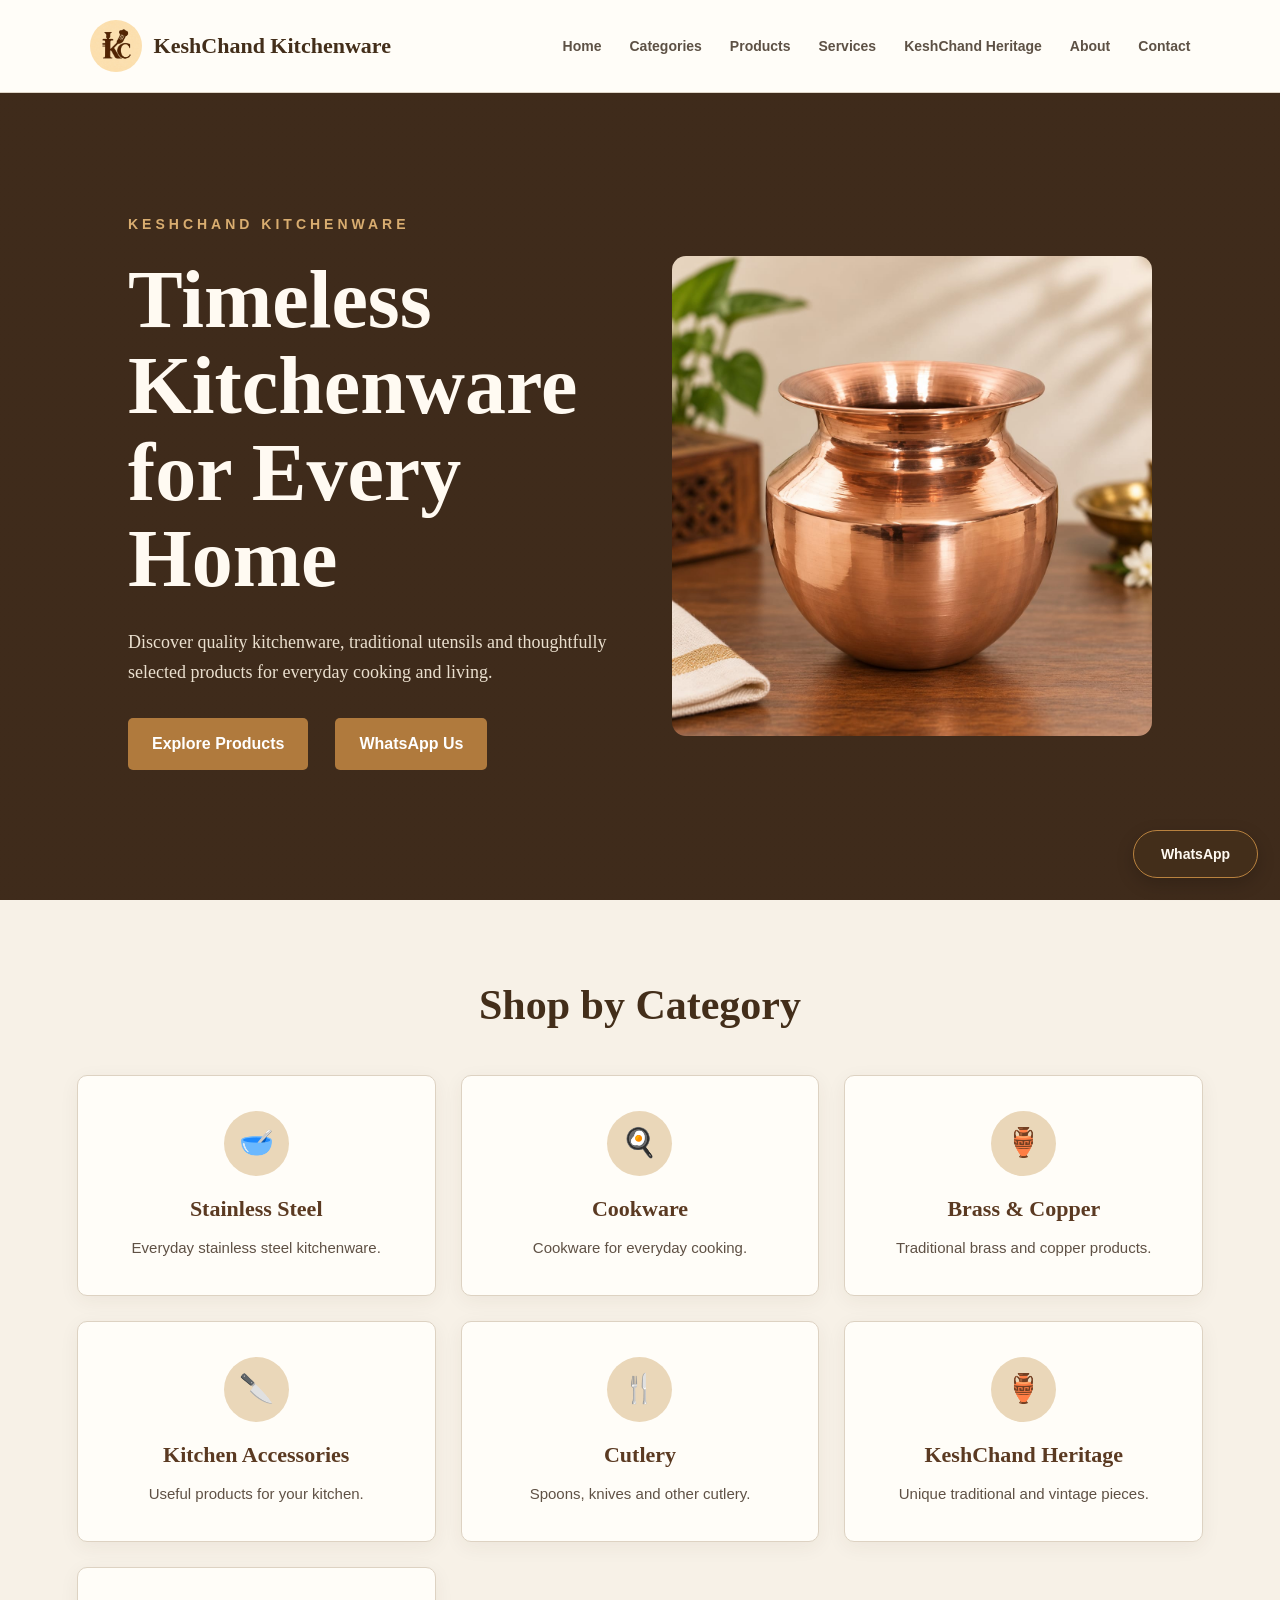
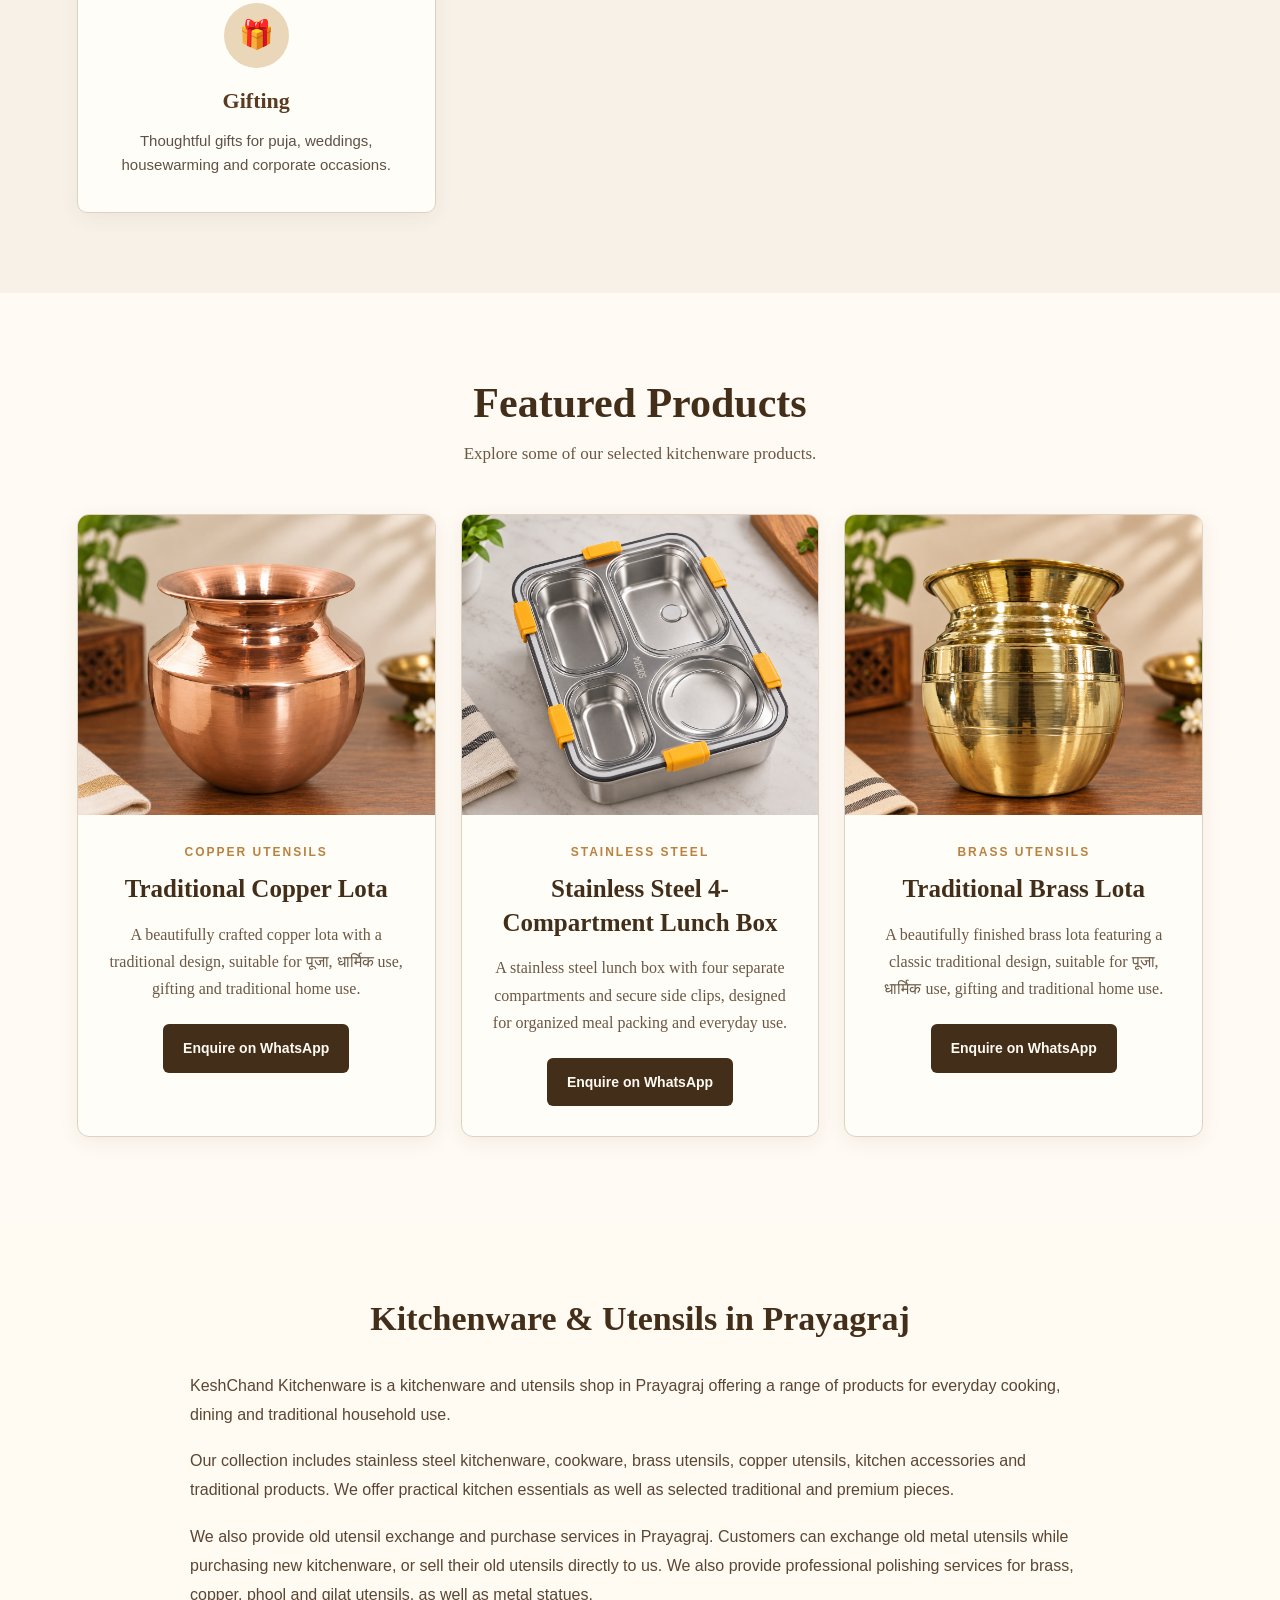
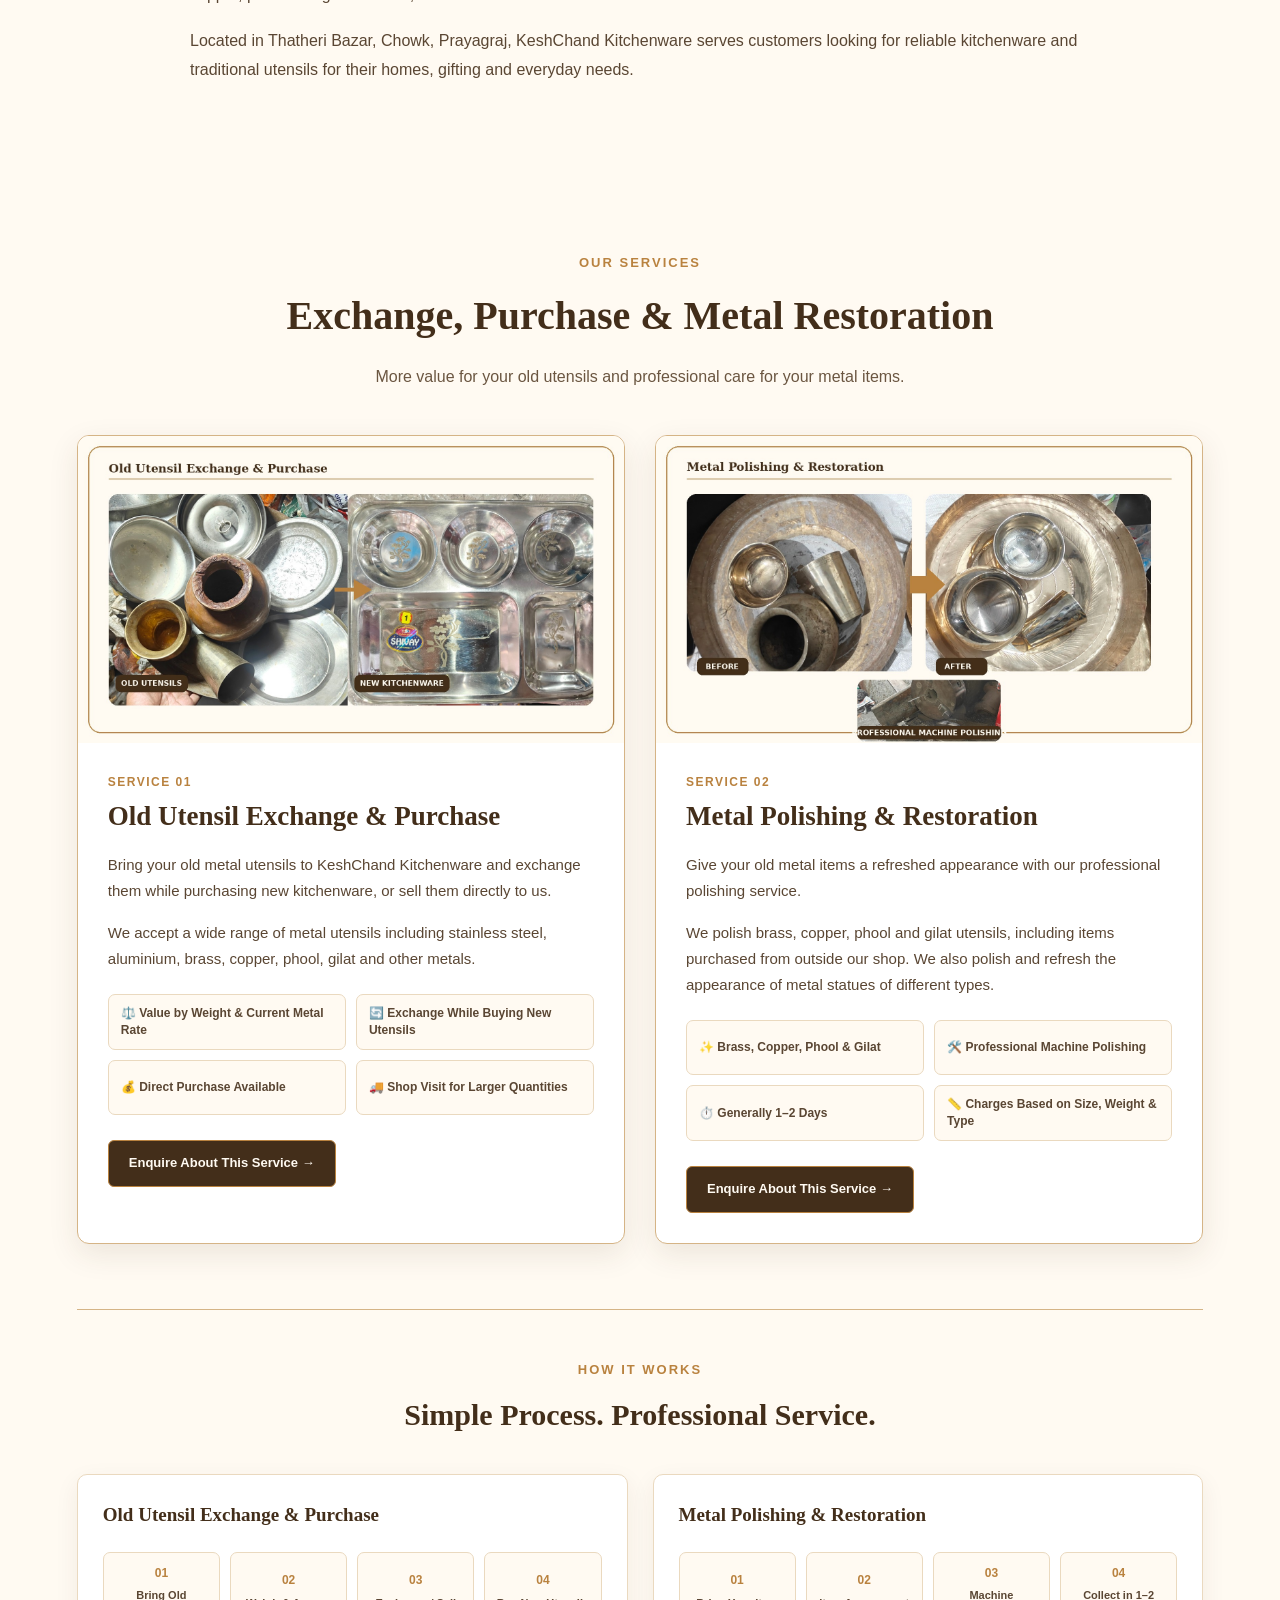
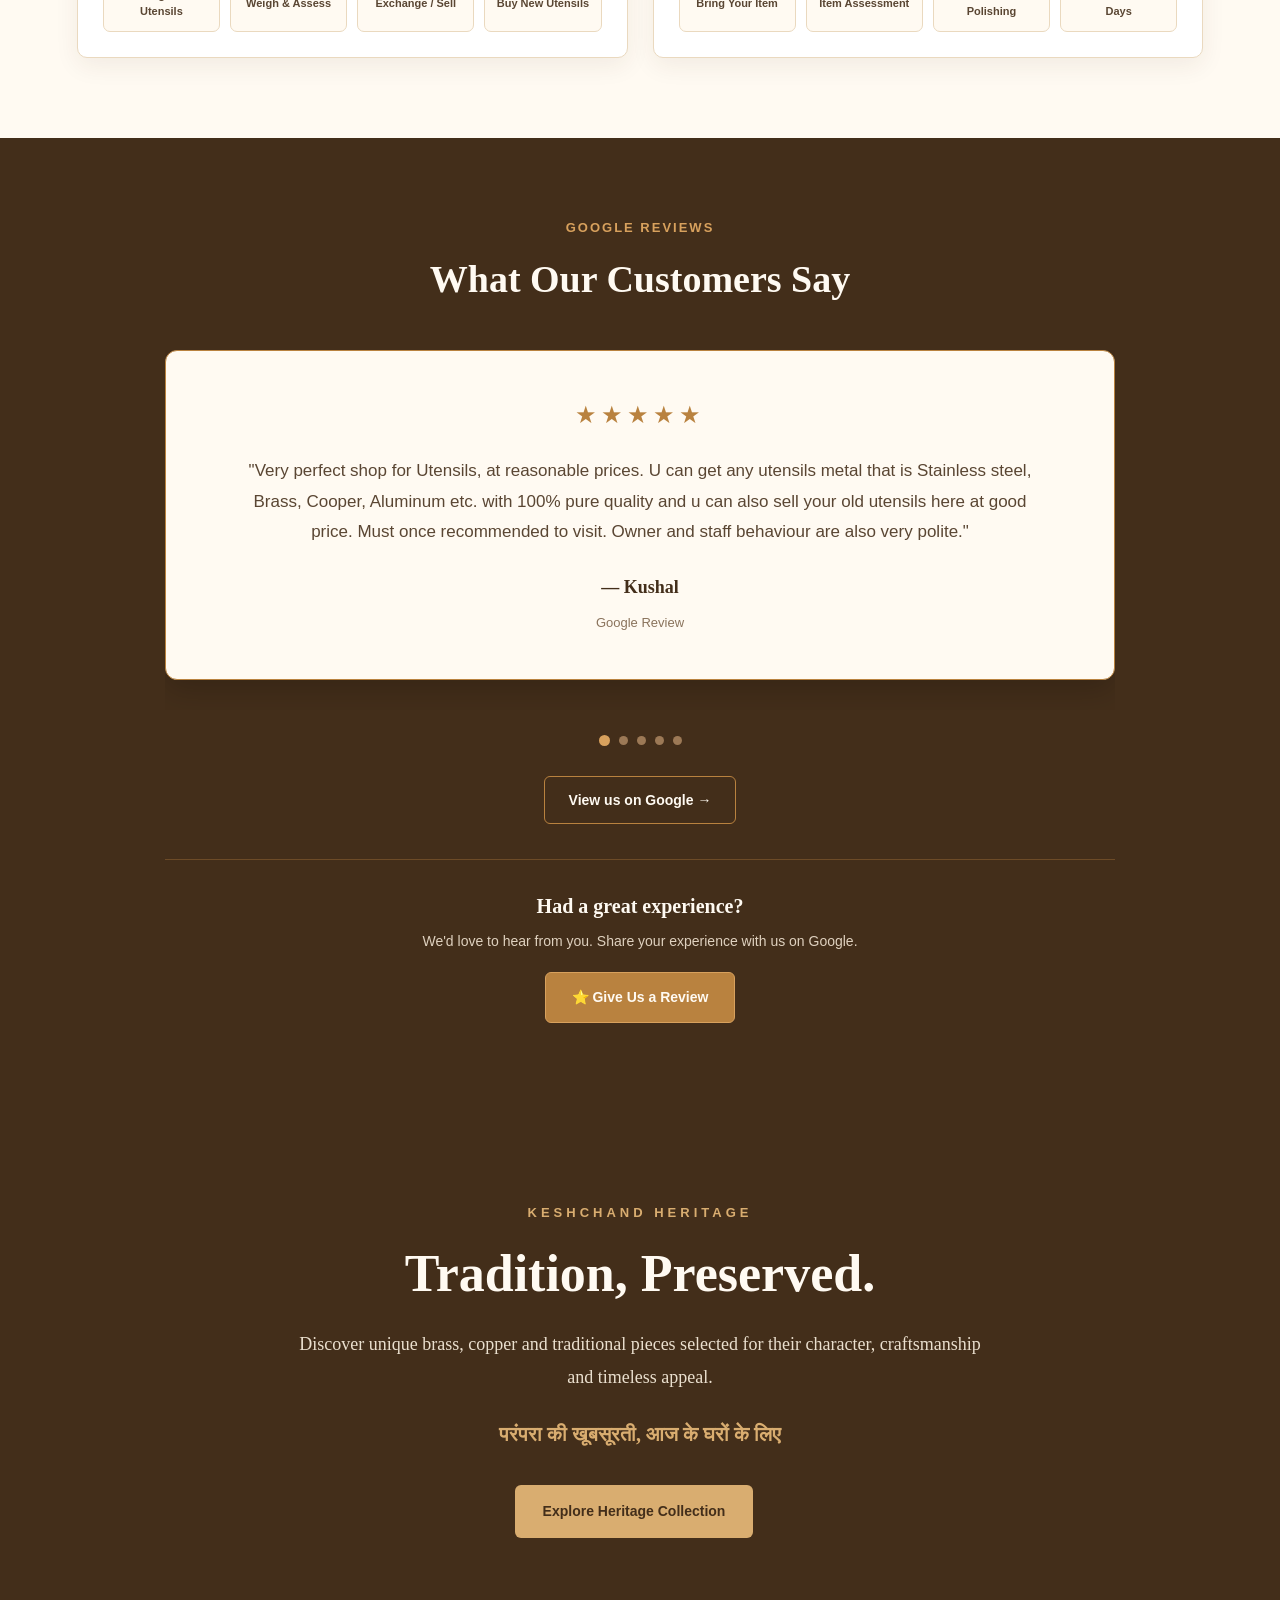
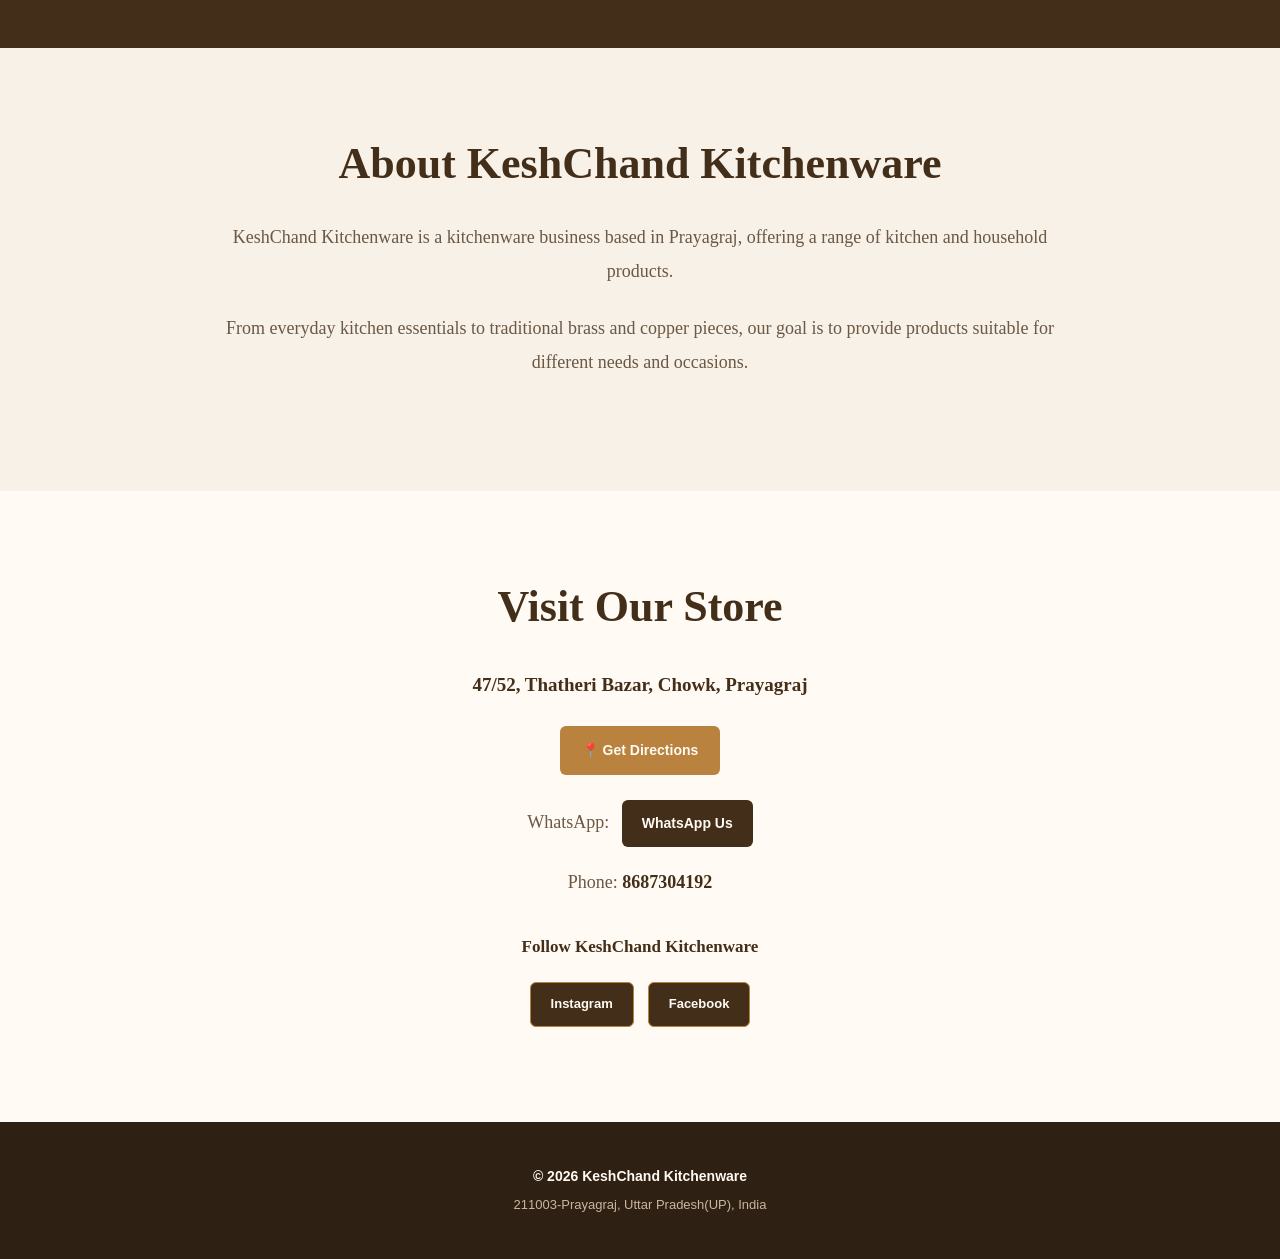
<file: index.html>
<!DOCTYPE html>
<html lang="en">

<head>

    <!-- GOOGLE SEARCH CONSOLE VERIFICATION -->
    <meta name="google-site-verification" content="nnCVrbCeh5Rbk6H1VaNgEZU9AxjmaIK8A6RY_mQZgQ8" />

    <meta charset="UTF-8">

    <meta name="viewport"
          content="width=device-width, initial-scale=1.0">

    <title>KeshChand Kitchenware | Kitchenware Shop in Prayagraj</title>

    <meta name="description"
      content="KeshChand Kitchenware in Prayagraj offers kitchenware, cookware, brass and copper utensils, old utensil exchange and purchase, and professional metal polishing services. Visit our store or enquire on WhatsApp.">
    <link rel="canonical"
      href="https://kushalsocial23-pixel.github.io/keshchand-kitchenware/">
    <meta name="keywords"
          content="kitchenware shop Prayagraj, utensils shop Prayagraj, brass utensils Prayagraj, copper utensils Prayagraj, stainless steel kitchenware Prayagraj, KeshChand Kitchenware">

    <link rel="stylesheet" href="css/style.css">

    <!-- SOCIAL SHARING / OPEN GRAPH -->

    <meta property="og:title"
          content="KeshChand Kitchenware | Kitchenware Shop in Prayagraj">

    <meta property="og:description"
      content="Explore kitchenware, cookware, brass and copper products, old utensil exchange and purchase, and professional metal polishing services from KeshChand Kitchenware in Prayagraj.">

    <meta property="og:type"
          content="website">

    <meta property="og:url"
          content="https://kushalsocial23-pixel.github.io/keshchand-kitchenware/">

    <meta property="og:image"
          content="https://kushalsocial23-pixel.github.io/keshchand-kitchenware/image/Logo.jpeg">

    <!-- TWITTER / X SHARING -->

    <meta name="twitter:card"
          content="summary_large_image">

    <meta name="twitter:title"
          content="KeshChand Kitchenware | Prayagraj">
    
    <meta name="twitter:description"
      content="Kitchenware, cookware, brass and copper products, old utensil exchange and purchase, and metal polishing services from KeshChand Kitchenware, Prayagraj.">

    <meta name="twitter:image"
          content="https://kushalsocial23-pixel.github.io/keshchand-kitchenware/image/Logo.jpeg">
<!-- LOCAL BUSINESS STRUCTURED DATA -->

<script type="application/ld+json">
{
  "@context": "https://schema.org",
  "@type": "Store",
  "name": "Kesh Chand Bartanwale",
  "url": "https://kushalsocial23-pixel.github.io/keshchand-kitchenware/",
  "telephone": "+91-8687304192",
  "address": {
    "@type": "PostalAddress",
    "streetAddress": "47/52, Thatheri Bazar, Chowk",
    "addressLocality": "Prayagraj",
    "addressRegion": "Uttar Pradesh",
    "postalCode": "211003",
    "addressCountry": "IN"
  },
  "sameAs": [
    "https://www.instagram.com/keshchandkitchenware/",
    "https://www.facebook.com/share/1DG5nfcnmF/"
  ]
}
</script>
</head>


<body>

    <!-- HEADER -->

    <header>

        <div class="logo">
    <img src="image/Logo.jpeg" alt="KeshChand Kitchenware Logo">
    <span>KeshChand Kitchenware</span>
</div>

        <nav>

            <a href="#home">
                Home
            </a>

            <a href="#categories">
                Categories
            </a> 
           
            <a href="products.html">
                Products
            </a>
            
            
            
            <a href="#services">
                Services
            </a>
            
            <a href="#heritage">
                KeshChand Heritage
            </a>

            <a href="#about">
                About
            </a>

            <a href="#contact">
                Contact
            </a>

        </nav>

    </header>


<!-- HERO -->

<main>

    <section id="home" class="hero">

        <div class="hero-content">

            <div class="hero-text">

                <p class="hero-label">
                    KESHCHAND KITCHENWARE
                </p>

                <h1>
                    Timeless Kitchenware for Every Home
                </h1>

                <p class="hero-description">
                    Discover quality kitchenware, traditional utensils and
                    thoughtfully selected products for everyday cooking and living.
                </p>

                <div class="hero-buttons">

                    <a href="products.html" class="hero-button">
                        Explore Products
                    </a>

                    <a href="https://wa.me/919125330663"
                       class="hero-button whatsapp-button"
                       target="_blank">
                        WhatsApp Us
                    </a>

                </div>

            </div>


            <div class="hero-image">

                <img src="image/product-01.jpeg"
                     alt="Traditional copper lota from KeshChand Kitchenware in Prayagraj">

            </div>

        </div>

    </section>


        <!-- CATEGORIES -->

<section id="categories">

    <h2>
        Shop by Category
    </h2>

    <div>

        <a href="products.html" class="category-card">

    <div class="category-icon">🥣</div>

    <h3>
        Stainless Steel
    </h3>

    <p>
        Everyday stainless steel kitchenware.
    </p>

</a>
       <a href="products.html" class="category-card">

    <div class="category-icon">🍳</div>

    <h3>
        Cookware
    </h3>

    <p>
        Cookware for everyday cooking.
    </p>

</a>


       <a href="products.html" class="category-card">

    <div class="category-icon">🏺</div>

    <h3>
        Brass & Copper
    </h3>

    <p>
        Traditional brass and copper products.
    </p>

</a>


       <a href="products.html" class="category-card">

    <div class="category-icon">🔪</div>

    <h3>
        Kitchen Accessories
    </h3>

    <p>
        Useful products for your kitchen.
    </p>

</a>
        
<a href="products.html" class="category-card">

    <div class="category-icon">🍴</div>

    <h3>
        Cutlery
    </h3>

    <p>
        Spoons, knives and other cutlery.
    </p>

</a>


       <a href="#heritage" class="category-card">

    <div class="category-icon">🏺</div>

    <h3>
        KeshChand Heritage
    </h3>

    <p>
        Unique traditional and vintage pieces.
    </p>

</a>

<a href="gifting.html" class="category-card">

    <div class="category-icon">🎁</div>

    <h3>
        Gifting
    </h3>

    <p>
        Thoughtful gifts for puja, weddings,
        housewarming and corporate occasions.
    </p>

</a>

    </div>

</section>


        <!-- FEATURED PRODUCTS -->

       <section id="products">

    <h2>
        Featured Products
    </h2>

    <p class="products-intro">
        Explore some of our selected kitchenware products.
    </p>

<div class="products-grid">

    <!-- PRODUCT 01 -->
    <article class="product-card">

        <div class="product-image">
            <img
                src="image/product-01.jpeg"
                alt="Traditional Copper Lota"
            >
        </div>

        <div class="product-info">

            <p class="product-category">
                Copper Utensils
            </p>

            <h3>
                Traditional Copper Lota
            </h3>

            <p class="product-description">
                A beautifully crafted copper lota with a traditional
                design, suitable for पूजा, धार्मिक use, gifting and
                traditional home use.
            </p>

            <a
                href="https://wa.me/919125330663?text=Hello%20KeshChand%20Kitchenware,%20I%20am%20interested%20in%20the%20Traditional%20Copper%20Lota."
                target="_blank"
                class="product-button"
            >
                Enquire on WhatsApp
            </a>

        </div>

    </article>


    <!-- PRODUCT 02 -->
    <article class="product-card">

        <div class="product-image">
            <img
                src="image/product-02.png"
                alt="Stainless Steel 4-Compartment Lunch Box"
            >
        </div>

        <div class="product-info">

            <p class="product-category">
                Stainless Steel
            </p>

            <h3>
                Stainless Steel 4-Compartment Lunch Box
            </h3>

            <p class="product-description">
                A stainless steel lunch box with four separate
                compartments and secure side clips, designed
                for organized meal packing and everyday use.
            </p>

            <a
                href="https://wa.me/919125330663?text=Hello%20KeshChand%20Kitchenware,%20I%20am%20interested%20in%20the%20Stainless%20Steel%204-Compartment%20Lunch%20Box."
                target="_blank"
                class="product-button"
            >
                Enquire on WhatsApp
            </a>

        </div>

    </article>


    <!-- PRODUCT 03 -->
    <article class="product-card">

        <div class="product-image">
            <img
                src="image/product-03.png"
                alt="Traditional Brass Lota"
            >
        </div>

        <div class="product-info">

            <p class="product-category">
                Brass Utensils
            </p>

            <h3>
                Traditional Brass Lota
            </h3>

            <p class="product-description">
                A beautifully finished brass lota featuring a
                classic traditional design, suitable for पूजा,
                धार्मिक use, gifting and traditional home use.
            </p>

            <a
                href="https://wa.me/919125330663?text=Hello%20KeshChand%20Kitchenware,%20I%20am%20interested%20in%20the%20Traditional%20Brass%20Lota."
                target="_blank"
                class="product-button"
            >
                Enquire on WhatsApp
            </a>

        </div>

    </article>

</div>

</section> 
    <!-- KITCHENWARE INFORMATION SECTION -->

<section class="seo-content">

    <div class="container">

        <h2>Kitchenware & Utensils in Prayagraj</h2>

        <p>
            KeshChand Kitchenware is a kitchenware and utensils shop in
            Prayagraj offering a range of products for everyday cooking,
            dining and traditional household use. 
        </p>

        <p>
            Our collection includes stainless steel kitchenware, cookware,
            brass utensils, copper utensils, kitchen accessories and
            traditional products. We offer practical kitchen essentials as
            well as selected traditional and premium pieces.
        </p>
        
        <p>
            We also provide old utensil exchange and purchase services in Prayagraj.
            Customers can exchange old metal utensils while purchasing new kitchenware,
            or sell their old utensils directly to us. We also provide professional
            polishing services for brass, copper, phool and gilat utensils, as well as
            metal statues.
        </p>
        
        <p>
            Located in Thatheri Bazar, Chowk, Prayagraj, KeshChand Kitchenware
            serves customers looking for reliable kitchenware and traditional
            utensils for their homes, gifting and everyday needs.
        </p>

    </div>

</section>

    <!-- ================= SERVICES ================= -->

<section id="services" class="services-section">

    <div class="services-container">

        <p class="services-label">
            OUR SERVICES
        </p>

        <h2>
            Exchange, Purchase & Metal Restoration
        </h2>

        <p class="services-intro">
            More value for your old utensils and professional care
            for your metal items.
        </p>


        <div class="services-grid">


            <!-- SERVICE 01 -->

            <article class="service-card">

                <div class="service-image">

                    <img
                        src="image/service_exchange.jpg"
                        alt="Old utensil exchange and purchase service at KeshChand Kitchenware">

                </div>

                <div class="service-content">

                    <p class="service-number">
                        SERVICE 01
                    </p>

                    <h3>
                        Old Utensil Exchange & Purchase
                    </h3>

                    <p>
                        Bring your old metal utensils to KeshChand Kitchenware
                        and exchange them while purchasing new kitchenware,
                        or sell them directly to us.
                    </p>

                    <p>
                        We accept a wide range of metal utensils including
                        stainless steel, aluminium, brass, copper, phool,
                        gilat and other metals.
                    </p>

                    <div class="service-highlights">

                        <span>
                            ⚖️ Value by Weight & Current Metal Rate
                        </span>

                        <span>
                            🔄 Exchange While Buying New Utensils
                        </span>

                        <span>
                            💰 Direct Purchase Available
                        </span>

                        <span>
                            🚚 Shop Visit for Larger Quantities
                        </span>

                    </div>

                    <a
                        href="https://wa.me/919125330663?text=Hello%20KeshChand%20Kitchenware,%20I%20want%20to%20know%20more%20about%20your%20old%20utensil%20exchange%20and%20purchase%20service."
                        target="_blank"
                        rel="noopener noreferrer"
                        class="service-button">

                        Enquire About This Service →

                    </a>

                </div>

            </article>



            <!-- SERVICE 02 -->

            <article class="service-card">

                <div class="service-image">

                    <img
                        src="image/service_polishing.jpg"
                        alt="Metal polishing and restoration service at KeshChand Kitchenware">

                </div>

                <div class="service-content">

                    <p class="service-number">
                        SERVICE 02
                    </p>

                    <h3>
                        Metal Polishing & Restoration
                    </h3>

                    <p>
                        Give your old metal items a refreshed appearance
                        with our professional polishing service.
                    </p>

                    <p>
                        We polish brass, copper, phool and gilat utensils,
                        including items purchased from outside our shop.
                        We also polish and refresh the appearance of metal
                        statues of different types.
                    </p>

                    <div class="service-highlights">

                        <span>
                            ✨ Brass, Copper, Phool & Gilat
                        </span>

                        <span>
                            🛠️ Professional Machine Polishing
                        </span>

                        <span>
                            ⏱️ Generally 1–2 Days
                        </span>

                        <span>
                            📏 Charges Based on Size, Weight & Type
                        </span>

                    </div>

                    <a
                        href="https://wa.me/919125330663?text=Hello%20KeshChand%20Kitchenware,%20I%20want%20to%20know%20more%20about%20your%20metal%20polishing%20and%20restoration%20service."
                        target="_blank"
                        rel="noopener noreferrer"
                        class="service-button">

                        Enquire About This Service →

                    </a>

                </div>

                        </article>


        </div>


        <!-- ================= HOW IT WORKS ================= -->

        <div class="services-process">

            <p class="process-label">
                HOW IT WORKS
            </p>

            <h3>
                Simple Process. Professional Service.
            </h3>


            <div class="process-grid">


                <!-- EXCHANGE PROCESS -->

                <div class="process-card">

                    <div class="process-title">
                        Old Utensil Exchange & Purchase
                    </div>

                    <div class="process-steps">

                        <span>
                            <b>01</b>
                            Bring Old Utensils
                        </span>

                        <span>
                            <b>02</b>
                            Weigh & Assess
                        </span>

                        <span>
                            <b>03</b>
                            Exchange / Sell
                        </span>

                        <span>
                            <b>04</b>
                            Buy New Utensils
                        </span>

                    </div>

                </div>


                <!-- POLISHING PROCESS -->

                <div class="process-card">

                    <div class="process-title">
                        Metal Polishing & Restoration
                    </div>

                    <div class="process-steps">

                        <span>
                            <b>01</b>
                            Bring Your Item
                        </span>

                        <span>
                            <b>02</b>
                            Item Assessment
                        </span>

                        <span>
                            <b>03</b>
                            Machine Polishing
                        </span>

                        <span>
                            <b>04</b>
                            Collect in 1–2 Days
                        </span>

                    </div>

                </div>


            </div>

        </div>


    </div>

</section>
    
    <!-- CUSTOMER REVIEWS -->

<section class="customer-reviews">

    <div class="reviews-container">

        <p class="reviews-label">
            GOOGLE REVIEWS
        </p>

        <h2>
            What Our Customers Say
        </h2>

        <div class="reviews-slider">

            <!-- REVIEW 1 -->
            <article class="review-card active">

                <div class="review-stars">
                    ★★★★★
                </div>

                <p class="review-text">
                    "Very perfect shop for Utensils, at reasonable prices.
                    U can get any utensils metal that is Stainless steel,
                    Brass, Cooper, Aluminum etc. with 100% pure quality
                    and u can also sell your old utensils here at good
                    price. Must once recommended to visit. Owner and
                    staff behaviour are also very polite."
                </p>

                <p class="review-name">
                    — Kushal
                </p>

                <span class="review-source">
                    Google Review
                </span>

            </article>


            <!-- REVIEW 2 -->
            <article class="review-card">

                <div class="review-stars">
                    ★★★★★
                </div>

                <p class="review-text">
                    "Very Nice Shop for utensils, at best and reasonable
                    prices"
                </p>

                <p class="review-name">
                    — Harsh Prajapati
                </p>

                <span class="review-source">
                    Google Review
                </span>

            </article>


            <!-- REVIEW 3 -->
            <article class="review-card">

                <div class="review-stars">
                    ★★★★★
                </div>

                <p class="review-text">
                    "Very Nice Shop for Kitchenware related products at
                    wholesale prices, and best Quality Products, Must
                    Recommended once to Visit."
                </p>

                <p class="review-name">
                    — Mohit Kumar
                </p>

                <span class="review-source">
                    Google Review
                </span>

            </article>


            <!-- REVIEW 4 -->
            <article class="review-card">

                <div class="review-stars">
                    ★★★★★
                </div>

                <p class="review-text">
                    "Best Quality Products related to Kitchen ware and
                    in reasonable prices"
                </p>

                <p class="review-name">
                    — Abhishek Yadav
                </p>

                <span class="review-source">
                    Google Review
                </span>

            </article>


            <!-- REVIEW 5 -->
            <article class="review-card">

                <div class="review-stars">
                    ★★★★★
                </div>

                <p class="review-text">
                    "Very perfect shop for all kitchen ware & Utensils
                    at best price..."
                </p>

                <p class="review-name">
                    — Manju
                </p>

                <span class="review-source">
                    Google Review
                </span>

            </article>

        </div>


        <!-- REVIEW DOTS -->

        <div class="review-dots">

            <button class="review-dot active"
                    aria-label="Review 1"></button>

            <button class="review-dot"
                    aria-label="Review 2"></button>

            <button class="review-dot"
                    aria-label="Review 3"></button>

            <button class="review-dot"
                    aria-label="Review 4"></button>

            <button class="review-dot"
                    aria-label="Review 5"></button>

        </div>


        <!-- GOOGLE BUTTON -->

        <a
            href="https://maps.app.goo.gl/z7khMxavCX87Qy1x9?g_st=aw"
            target="_blank"
            rel="noopener noreferrer"
            class="google-reviews-button">

            View us on Google →

        </a>
        <!-- GIVE US A REVIEW -->

<div class="give-review">

    <p class="give-review-title">
        Had a great experience?
    </p>

    <p class="give-review-text">
        We'd love to hear from you. Share your experience with us on Google.
    </p>

    <a
        href="https://g.page/r/CfGIAyW90xpXEBM/review"
        target="_blank"
        rel="noopener noreferrer"
        class="give-review-button">

        ⭐ Give Us a Review

    </a>

</div>

    </div>

</section>

    

    <!-- KESHCHAND HERITAGE -->

<section id="heritage" class="heritage">

    <div class="heritage-content">

        <p class="heritage-label">
            KESHCHAND HERITAGE
        </p>

        <h2>
            Tradition, Preserved.
        </h2>

        <p class="heritage-description">
            Discover unique brass, copper and traditional pieces
            selected for their character, craftsmanship and timeless appeal.
        </p>

        <p class="heritage-tagline">
            परंपरा की खूबसूरती, आज के घरों के लिए
        </p>

        <a href="products.html" class="heritage-button">
            Explore Heritage Collection
        </a>

    </div>

</section>


        <!-- ABOUT -->

        <section id="about">

            <h2>
                About KeshChand Kitchenware
            </h2>

            <p>
                KeshChand Kitchenware is a kitchenware business
                based in Prayagraj, offering a range of
                kitchen and household products.
            </p>

            <p>
                From everyday kitchen essentials to traditional
                brass and copper pieces, our goal is to provide
                products suitable for different needs and occasions.
            </p>

        </section>


        <!-- CONTACT -->

        <section id="contact">

            <h2>
                Visit Our Store
            </h2>

            <p>
                47/52, Thatheri Bazar, Chowk, Prayagraj
            </p> 
            <a
    href="https://www.google.com/maps/search/?api=1&query=KeshChand%20Kitchenware%2C%2047%2F52%2C%20Thatheri%20Bazar%2C%20Chowk%2C%20Prayagraj"
    target="_blank"
    class="maps-button">
    📍 Get Directions
</a>

            <p>
                WhatsApp:
               <a href="https://wa.me/919125330663"
   target="_blank"
   class="whatsapp-button">
    WhatsApp Us
</a>
            </p>

            <p>
                Phone:
                <a href="tel:+918687304192">
                    8687304192
                </a>
            </p> 
            <div class="social-links">

    <p>
        Follow KeshChand Kitchenware
    </p>

    <a
        href="https://www.instagram.com/keshchandkitchenware/"
        target="_blank"
        class="social-button">
        Instagram
    </a>

    <a
        href="https://www.facebook.com/share/1DG5nfcnmF/"
        target="_blank"
        class="social-button">
        Facebook
    </a>

</div>

        </section>

    </main>


    <!-- FOOTER -->

    <footer>

        <p>
            © <span id="current-year"></span>
    KeshChand Kitchenware
        </p>

        <p>
            211003-Prayagraj, Uttar Pradesh(UP), India
        </p>

    </footer> <!-- FLOATING WHATSAPP BUTTON -->

<a
    href="https://wa.me/919125330663?text=Hello%20KeshChand%20Kitchenware,%20I%20would%20like%20to%20make%20an%20enquiry."
    class="floating-whatsapp"
    target="_blank"
    aria-label="Chat with KeshChand Kitchenware on WhatsApp">
    WhatsApp
</a>
<script src="js/script.js"></script>

<script>
function changeOmDiyaImage(button, imagePath, imageAlt) {
    const mainImage = document.getElementById("omDiyaMainImage");

    if (!mainImage) return;

    mainImage.src = imagePath;
    mainImage.alt = imageAlt;

    document.querySelectorAll(".om-diya-thumb").forEach(function (thumb) {
        thumb.classList.remove("active");
    });

    button.classList.add("active");
}
</script>

</body>

</html>
</file>
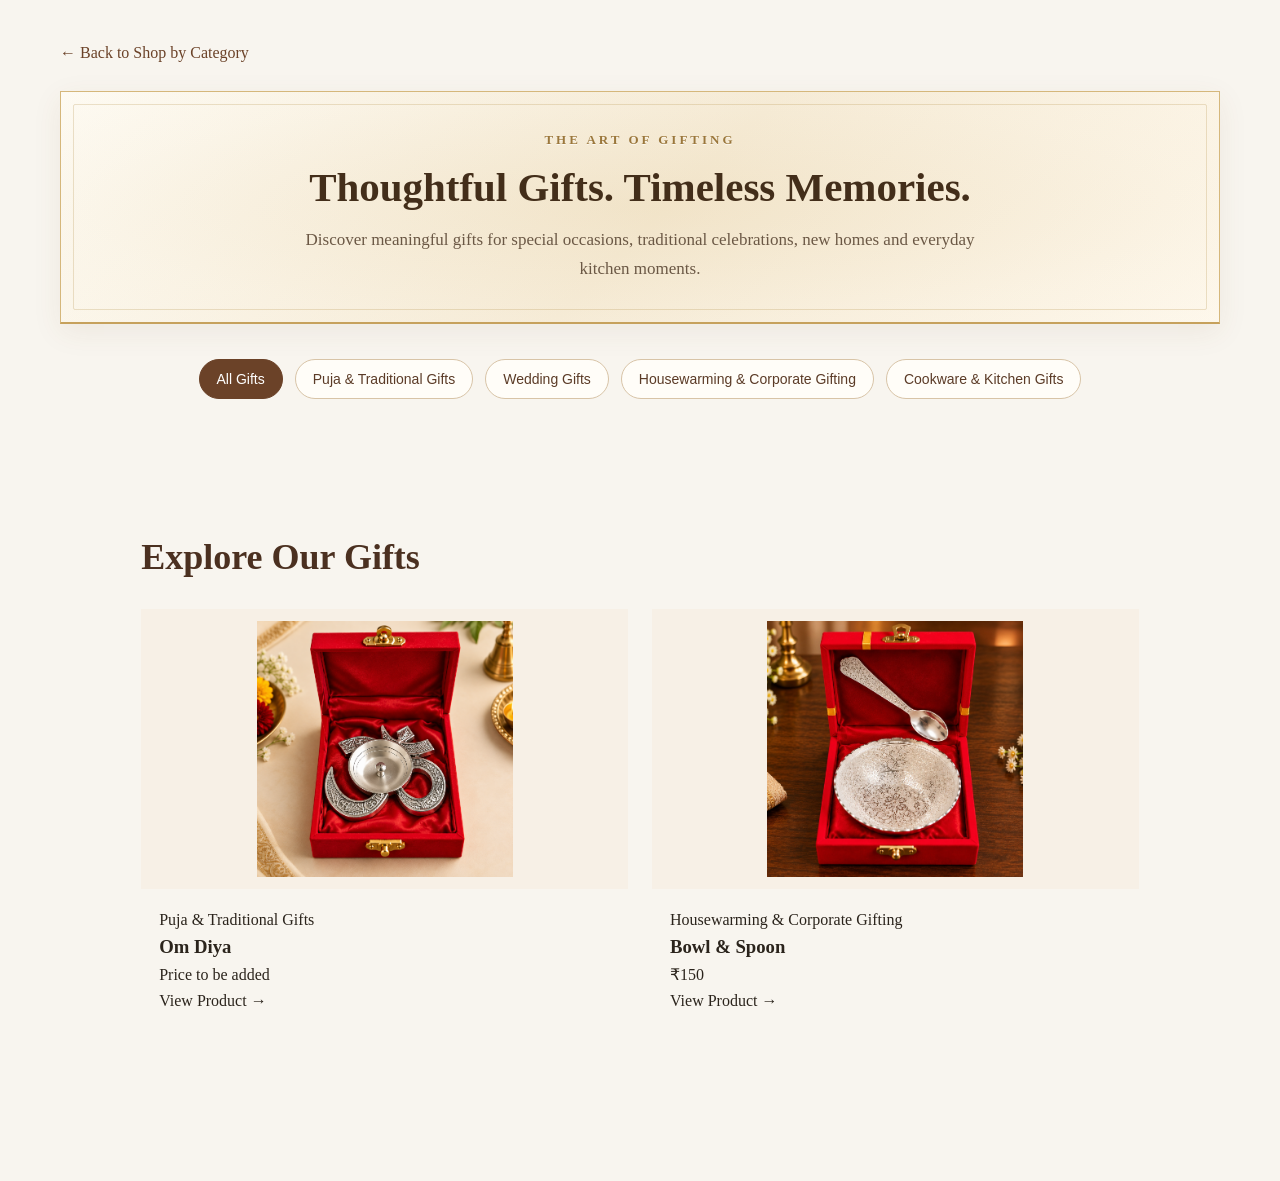
<file: gifting.html>
<!DOCTYPE html>
<html lang="en">
<head>
    <meta charset="UTF-8">
    <meta name="viewport" content="width=device-width, initial-scale=1.0">

    <title>Gifting Collection | KeshChand Kitchenware</title>

    <meta name="description"
        content="Explore thoughtful gifting options for puja, weddings, housewarming, corporate occasions and kitchen gifts at KeshChand Kitchenware.">

    <link rel="stylesheet" href="css/style.css">

    <style>
        .gift-page {
            max-width: 1200px;
            margin: auto;
            padding: 40px 20px 60px;
        }

        .gift-page-heading {
            text-align: center;
            margin-bottom: 35px;
        }

        .gift-page-heading .eyebrow {
            color: #9a713c;
            letter-spacing: 2px;
            font-size: 12px;
            font-weight: bold;
        }

        .gift-page-heading h1 {
            color: #4b3020;
            margin: 12px 0;
            font-size: clamp(28px, 4vw, 42px);
        }

        .gift-page-heading p {
            color: #6d6257;
            line-height: 1.8;
            max-width: 650px;
            margin: auto;
        }

        .gift-filters {
            display: flex;
            flex-wrap: wrap;
            justify-content: center;
            gap: 12px;
            margin: 30px 0 40px;
        }

        .gift-filter {
            padding: 11px 17px;
            border: 1px solid #d8c4a7;
            border-radius: 25px;
            background: #fffdf8;
            color: #5b3b27;
            cursor: pointer;
            font-size: 14px;
        }

        .gift-filter.active,
        .gift-filter:hover {
            background: #6b4228;
            border-color: #6b4228;
            color: white;
        }

        .gift-products-heading {
            color: #4b3020;
            margin-bottom: 22px;
        }

        .gift-products-grid {
            display: grid;
            grid-template-columns: repeat(2, minmax(0, 1fr));
            gap: 24px;
        }

        .gift-empty-message {
            grid-column: 1 / -1;
            text-align: center;
            color: #6d6257;
            padding: 35px 15px;
            border: 1px dashed #d8c4a7;
            border-radius: 12px;
        }

        .gift-back-link {
            display: inline-block;
            margin-bottom: 25px;
            color: #6b4228;
            text-decoration: none;
        }

        @media (max-width: 800px) {
            .gift-products-grid {
                grid-template-columns: repeat(2, minmax(0, 1fr));
            }
        }

        
/* FINAL MOBILE GIFT CARD LAYOUT */
@media (max-width: 520px) {
    .gift-page .gift-products-grid {
        grid-template-columns: repeat(2, minmax(0, 1fr)) !important;
        gap: 12px;
    }

    .gift-page .gift-products-heading {
        font-size: clamp(25px, 7vw, 32px);
        line-height: 1.2;
        white-space: nowrap;
        margin-bottom: 22px;
    }

    .gift-page .gift-product-card {
        min-width: 0;
        aspect-ratio: auto;
        height: auto;
    }

    .gift-page .gift-product-link {
        display: block;
        height: auto;
    }

    .gift-page .gift-product-card img {
        display: block;
        width: 100%;
        height: auto;
        aspect-ratio: 1 / 1;
        padding: 6px;
        object-fit: contain;
        background: #f7f0e6;
    }

    .gift-page .gift-product-info {
        padding: 12px 10px 14px;
        overflow: visible;
    }

    .gift-page .gift-product-category {
        font-size: 10px;
        line-height: 1.4;
        letter-spacing: 0.4px;
        overflow-wrap: anywhere;
    }

    .gift-page .gift-product-info h3 {
        font-size: 18px;
        line-height: 1.25;
        margin: 7px 0;
        overflow-wrap: anywhere;
    }

    .gift-page .gift-product-price {
        font-size: 14px;
        line-height: 1.4;
    }

    .gift-page .gift-view-product {
        margin-top: 7px;
        font-size: 13px;
    }
}


/* Keep the Gifting page heading in normal document flow */
.gift-page .gift-page-heading {
    position: static !important;
    top: auto !important;
}

/* =========================================
   PREMIUM GIFTING INTRO BANNER
   Ivory + Antique Gold
   ========================================= */

.gift-page .gift-page-heading {
   position: relative !important;
    overflow: hidden;
    isolation: isolate;
    background: linear-gradient(
        135deg,
        #fffdf7 0%,
        #f8efdd 52%,
        #fffaf0 100%
    );
    border: 1px solid #d5b77b;
    border-bottom: 2px solid #c6a15c;
    box-shadow: 0 8px 28px rgba(111, 78, 38, 0.08);
}

/* Subtle animated golden glow */
.gift-page .gift-page-heading::before {
    content: "";
    position: absolute;
    inset: -50%;
    z-index: -1;
    pointer-events: none;
    background: radial-gradient(
        ellipse at center,
        rgba(210, 174, 104, 0.18) 0%,
        rgba(210, 174, 104, 0.06) 35%,
        transparent 68%
    );
    animation: giftingGoldGlow 8s ease-in-out infinite alternate;
}

/* Fine antique-gold decorative corners */

.gift-page .gift-page-heading::after {
    content: "";
    position: absolute;
    inset: 12px;
    z-index: 0;
    pointer-events: none;
    border: 1px solid rgba(177, 137, 66, 0.24);
    border-radius: 2px;
}

/* Keep banner text above its decorative border */
.gift-page .gift-page-heading > * {
    position: relative;
    z-index: 1;
}

/* Refined heading details */
.gift-page .gift-page-heading .eyebrow {
    color: #9b773b;
    text-shadow: 0 1px 0 rgba(255, 255, 255, 0.7);
}

.gift-page .gift-page-heading h1 {
    color: #432e1a;
}

.gift-page .gift-page-heading p {
    color: #6b5845;
}

/* Gentle glow animation */
@keyframes giftingGoldGlow {
    from {
        transform: translate(-3%, -2%) scale(0.96);
        opacity: 0.65;
    }
    to {
        transform: translate(3%, 2%) scale(1.06);
        opacity: 1;
    }
}

/* Respect reduced-motion preferences */
@media (prefers-reduced-motion: reduce) {
    .gift-page .gift-page-heading::before {
        animation: none;
    }
}

/* Enlarge gifting product images on mobile only */
@media (max-width: 520px) {
    .gift-product-card img {
        height: 210px;
        padding: 4px;
        object-fit: cover;
        background: #f7f0e6;
    }
}

/* Improve gifting card proportions on mobile */
@media (max-width: 520px) {
    .gift-page .gift-products-grid {
        grid-template-columns: repeat(2, minmax(0, 1fr));
        gap: 12px;
    }

    .gift-page .gift-product-card {
        min-width: 0;
        border-radius: 12px;
    }

    .gift-page .gift-product-card img {
        width: 100%;
        height: 190px;
        padding: 4px;
        object-fit: cover;
    }

    .gift-page .gift-product-info {
        padding: 12px 10px 16px;
    }

    .gift-page .gift-product-info h3 {
        font-size: 20px;
        line-height: 1.3;
        overflow-wrap: anywhere;
    }

    .gift-page .gift-product-category {
        font-size: 10px;
        line-height: 1.5;
        letter-spacing: 0.7px;
    }

    .gift-page .gift-product-price {
        font-size: 16px;
    }

    .gift-page .gift-view-product {
        font-size: 14px;
    }
}

/* Restore desktop gifting card layout */
@media (min-width: 521px) {
    .gift-page .gift-products-grid {
        display: grid;
        grid-template-columns: repeat(2, minmax(0, 1fr)) !important;
        gap: 24px;
        width: 100%;
    }

    .gift-page .gift-product-card {
        width: 100%;
        min-width: 0;
        aspect-ratio: auto;
        height: auto;
    }

    .gift-page .gift-product-link {
        display: block;
        height: auto;
    }

    .gift-page .gift-product-card img {
        display: block;
        width: 100%;
        height: 280px;
        aspect-ratio: auto;
        padding: 12px;
        object-fit: contain;
        background: #f7f0e6;
    }

    .gift-page .gift-product-info {
        padding: 18px;
        overflow: visible;
    }

    .gift-page .gift-products-heading {
        white-space: normal;
        font-size: 36px;
    }
}

/* Organised gifting filters on mobile */
@media (max-width: 520px) {
    .gift-page .gift-filters {
        display: grid;
        grid-template-columns: repeat(2, minmax(0, 1fr));
        gap: 10px;
        width: 100%;
        margin: 25px auto 35px;
        align-items: stretch;
    }

    .gift-page .gift-filter {
        display: flex;
        align-items: center;
        justify-content: center;
        width: 100%;
        min-width: 0;
        min-height: 48px;
        padding: 10px 8px;
        font-size: 12px;
        line-height: 1.4;
        text-align: center;
        white-space: normal;
        overflow-wrap: anywhere;
        border-radius: 12px;
    }
}

/* FIX: Structured mobile gifting filters */
@media screen and (max-width: 520px) {
    .gift-page nav.gift-filters {
        display: grid !important;
        grid-template-columns: repeat(2, minmax(0, 1fr)) !important;
        gap: 10px !important;
        justify-content: stretch !important;
        width: 100%;
        margin: 24px 0 35px;
    }

    .gift-page nav.gift-filters button.gift-filter {
        display: flex !important;
        align-items: center;
        justify-content: center;
        width: 100% !important;
        min-width: 0;
        margin: 0 !important;
        padding: 12px 8px;
        border-radius: 12px;
        font-size: 12px;
        line-height: 1.4;
        white-space: normal;
        text-align: center;
    }

    /* Centre the final filter */
    .gift-page nav.gift-filters button.gift-filter:last-child {
        grid-column: 1 / -1;
        width: 75% !important;
        justify-self: center;
    }
}

/* Desktop: give the gifting banner a clean text hierarchy */
@media (min-width: 801px) {
    .gift-page .gift-page-heading {
        display: flex;
        flex-direction: column;
        align-items: center;
        justify-content: center;
        gap: 14px;
        padding: 38px 48px;
        text-align: center;
    }

    .gift-page .gift-page-heading .eyebrow {
        display: block;
        width: 100%;
        font-size: 13px;
        letter-spacing: 3px;
        line-height: 1.5;
    }

    .gift-page .gift-page-heading h1 {
        width: 100%;
        max-width: 850px;
        margin: 0;
        font-size: clamp(34px, 3.2vw, 46px);
        line-height: 1.2;
        text-align: center;
    }

    .gift-page .gift-page-heading p {
        width: 100%;
        max-width: 720px;
        margin: 0 auto;
        font-size: 17px;
        line-height: 1.7;
        text-align: center;
    }
}

.gift-product-actions {
    display: flex;
    align-items: center;
    justify-content: space-between;
    flex-wrap: wrap;
    gap: 8px;
    margin-top: 10px;
}

.gift-product-actions .gift-view-product {
    margin-top: 0;
}


    </style>
</head>

<body>

    <!-- GIFTING COLLECTION -->

    <main class="gift-page">

        <a href="index.html#categories" class="gift-back-link">
            ← Back to Shop by Category
        </a>

        <header class="gift-page-heading">

            <span class="eyebrow">THE ART OF GIFTING</span>

            <h1>Thoughtful Gifts. Timeless Memories.</h1>

            <p>
                Discover meaningful gifts for special occasions,
                traditional celebrations, new homes and everyday
                kitchen moments.
            </p>

        </header>

        <!-- CATEGORY FILTERS -->

        <nav class="gift-filters" aria-label="Filter gifting products">

            <button type="button"
                class="gift-filter active"
                data-category="all"
                aria-pressed="true">
                All Gifts
            </button>

            <button type="button"
                class="gift-filter"
                data-category="puja"
                aria-pressed="false">
                Puja & Traditional Gifts
            </button>

            <button type="button"
                class="gift-filter"
                data-category="wedding"
                aria-pressed="false">
                Wedding Gifts
            </button>

            <button type="button"
                class="gift-filter"
                data-category="housewarming"
                aria-pressed="false">
                Housewarming & Corporate Gifting
            </button>

            <button type="button"
                class="gift-filter"
                data-category="kitchen"
                aria-pressed="false">
                Cookware & Kitchen Gifts
            </button>

        </nav>

        <!-- PRODUCT LIST -->

        <section aria-labelledby="gift-products-title">

            <h2 id="gift-products-title" class="gift-products-heading">
                Explore Our Gifts
            </h2>

            
            <div id="giftProductsGrid" class="gift-products-grid"></div>

<script>
const giftProducts = [
    {
        id: "om-diya",
        name: "Om Diya",
        category: "puja",
        categoryLabel: "Puja & Traditional Gifts",
        price: null,
        image: "image/gifting/om-diya-main.png",
        description:
            "An Om-shaped German silver diya presented in a red gift box."
    },
{
    id: "bowl-spoon",
    name: "Bowl & Spoon",
    category: "housewarming",
    categoryLabel: "Housewarming & Corporate Gifting",
    price: 150,
    material: "German Silver",

    image: "image/gifting/bowl-spoon-main.jpg",

    gallery: [
        "image/gifting/bowl-spoon-gs-main.jpg",
        "image/gifting/bowl-spoon-gs-lifestyle.png",
        "image/gifting/bowl-spoon-gs-details.png",
        "image/gifting/bowl-spoon-gs-features.png"
    ],

    colors: [
        {
            name: "Gold-Silver",
            label: "Gold-Silver",
            image: "image/gifting/bowl-spoon-gs-main.jpg",
            gallery: [
                "image/gifting/bowl-spoon-gs-main.png",
                "image/gifting/bowl-spoon-gs-lifestyle.png",
                "image/gifting/bowl-spoon-gs-details.png",
                "image/gifting/bowl-spoon-gs-features.png"
            ]
        }
    ],

    description:
        "A decorative German silver bowl and matching spoon set, presented in a gift box. A thoughtful option for housewarming and special occasions."
}

];

const giftGrid = document.getElementById("giftProductsGrid");
const giftFilters = document.querySelectorAll(".gift-filter");

function renderGiftProducts(category = "all") {
    const filteredProducts = category === "all"
        ? giftProducts
        : giftProducts.filter(product => product.category === category);

    if (filteredProducts.length === 0) {
        giftGrid.innerHTML = `
            <p class="gift-empty-message">
                Products in this category will be added soon.
                Please check back later.
            </p>
        `;
        return;
    }

    giftGrid.innerHTML = filteredProducts.map(product => `
        <article class="gift-product-card">
            <a
                class="gift-product-link"
                href="product.html?id=${encodeURIComponent(product.id)}"
            >
                <img
                    src="${product.image}"
                    alt="${product.name}"
                    loading="lazy"
                >

                <div class="gift-product-info">
                    <p class="gift-product-category">
                        ${product.categoryLabel}
                    </p>

                    <h3>${product.name}</h3>

                    <p class="gift-product-price">
                        ${product.price === null
                            ? "Price to be added"
                            : "₹" + product.price}
                    </p>

                    <span class="gift-view-product">
                        View Product →
                    </span>
                </div>
            </a>
        </article>
    `).join("");
}

giftFilters.forEach(button => {
    button.addEventListener("click", () => {
        giftFilters.forEach(filter => {
            filter.classList.remove("active");
            filter.setAttribute("aria-pressed", "false");
        });

        button.classList.add("active");
        button.setAttribute("aria-pressed", "true");

        renderGiftProducts(button.dataset.category);
    });
});

// Display products when the page first loads.
renderGiftProducts();
</script>



        </section>

    </main>

</body>
</html>
</file>
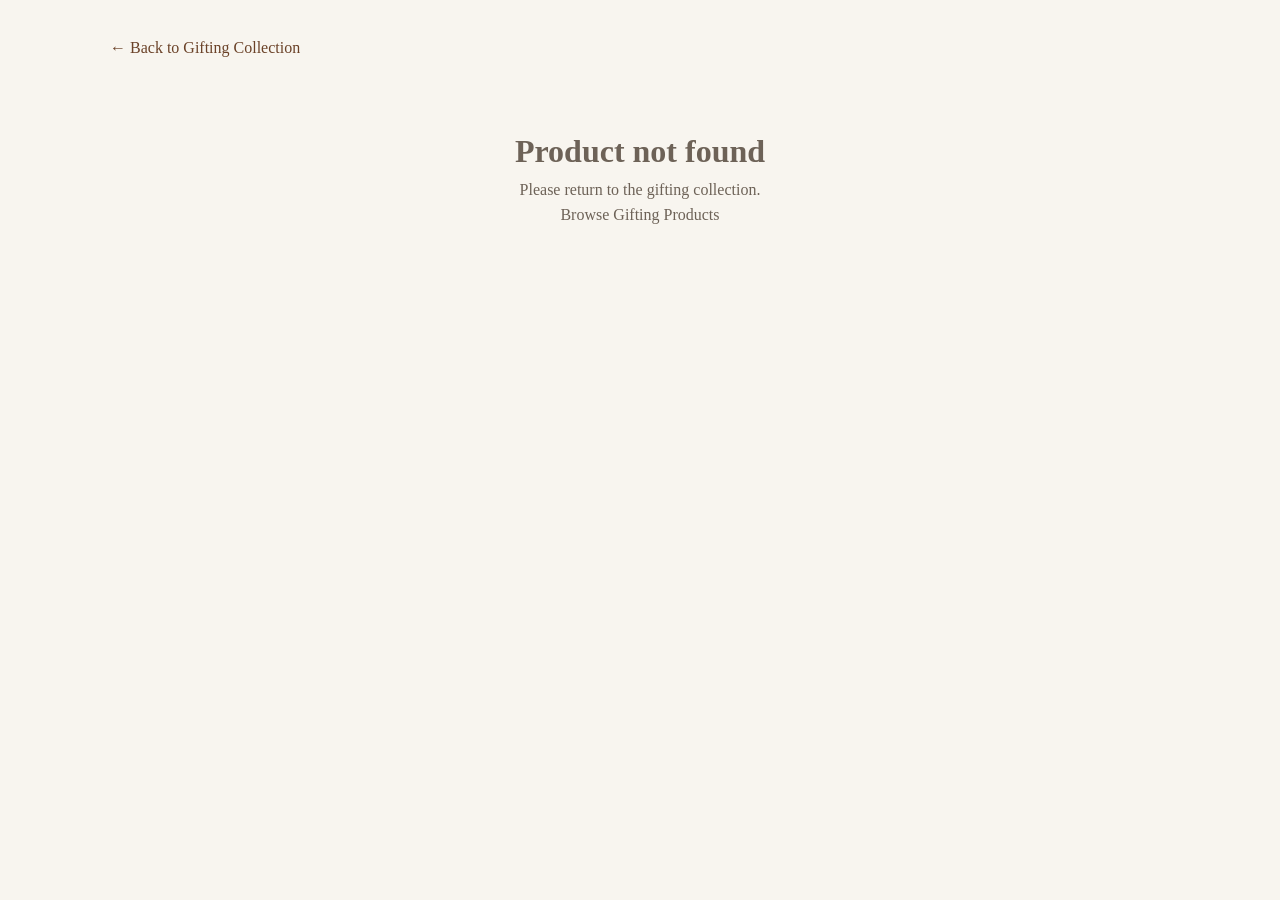
<file: product.html>
<!DOCTYPE html>
<html lang="en">
<head>
    <meta charset="UTF-8">
    <meta name="viewport" content="width=device-width, initial-scale=1.0">

    <title>Product Details | KeshChand Kitchenware</title>

    <meta name="description"
        content="Explore gifting products from KeshChand Kitchenware.">

    <link rel="stylesheet" href="css/style.css">

    <style>
        .product-page {
            max-width: 1100px;
            margin: auto;
            padding: 35px 20px 60px;
        }

        .product-back-link {
            display: inline-block;
            margin-bottom: 25px;
            color: #6b4228;
            text-decoration: none;
        }

        .product-detail-layout {
            display: grid;
            grid-template-columns: 1fr 1fr;
            gap: 40px;
            align-items: start;
        }

        .product-main-image {
            background: #f7f0e6;
            border-radius: 14px;
            overflow: hidden;
        }

        .product-main-image img {
            display: block;
            width: 100%;
            height: 430px;
            object-fit: contain;
            padding: 15px;
        }

        .product-gallery-thumbnails {
            display: grid;
            grid-template-columns: repeat(4, 1fr);
            gap: 10px;
            margin-top: 12px;
        }

        .product-thumbnail {
            padding: 4px;
            border: 1px solid #e8dcc8;
            border-radius: 8px;
            background: #fffdf8;
            cursor: pointer;
        }

        .product-thumbnail.active {
            border: 2px solid #9a713c;
        }

        .product-thumbnail img {
            display: block;
            width: 100%;
            height: 75px;
            object-fit: contain;
        }

        .product-category-label {
            color: #9a713c;
            font-size: 12px;
            font-weight: 700;
            letter-spacing: 1.5px;
            text-transform: uppercase;
        }

        .product-information h1 {
            color: #4b3020;
            font-size: clamp(28px, 4vw, 38px);
            margin: 10px 0;
        }

        .product-detail-price {
            color: #6b4228;
            font-size: 23px;
            font-weight: 700;
            margin: 18px 0;
        }

        .product-description {
            color: #6d6257;
            line-height: 1.9;
        }

        .product-specifications {
            margin: 25px 0;
            border-top: 1px solid #e8dcc8;
        }

        .product-specification {
            display: flex;
            justify-content: space-between;
            gap: 15px;
            padding: 12px 0;
            border-bottom: 1px solid #e8dcc8;
            color: #5b4636;
        }

        .product-specification strong {
            text-align: right;
        }

        .product-whatsapp-button {
            display: inline-block;
            margin-top: 10px;
            padding: 14px 22px;
            background: #6b4228;
            color: white;
            border-radius: 6px;
            text-decoration: none;
            font-weight: 600;
        }

        .product-whatsapp-button:hover {
            background: #946b3c;
        }

        .similar-products-section {
            margin-top: 65px;
        }

        .similar-products-section h2 {
            color: #4b3020;
            margin-bottom: 25px;
        }

        .similar-products-grid {
    display: grid;
    grid-template-columns: repeat(3, minmax(0, 1fr));
    gap: 22px;
}
        .similar-product-card {
            border: 1px solid #e8dcc8;
            border-radius: 12px;
            overflow: hidden;
            background: #fffdf8;
        }

        .similar-product-card a {
            display: block;
            color: inherit;
            text-decoration: none;
        }

        .similar-product-card img {
            display: block;
            width: 100%;
            height: 220px;
            object-fit: contain;
            padding: 10px;
            background: #f7f0e6;
        }

        .similar-product-info {
            padding: 15px;
        }

        .similar-product-info h3 {
            color: #4b3020;
            margin: 0 0 8px;
        }

        .similar-product-info p {
            color: #6b4228;
            font-weight: 600;
        }

        .product-error {
            padding: 40px 15px;
            text-align: center;
            color: #6d6257;
        }

        @media (max-width: 750px) {
            .product-detail-layout {
                grid-template-columns: 1fr;
                gap: 25px;
            }

            .product-main-image img {
                height: 340px;
            }

            .similar-products-grid {
                grid-template-columns: repeat(2, minmax(0, 1fr));
                gap: 14px;
            }

            .similar-product-card img {
                height: 180px;
            }
        }

        @media (max-width: 450px) {
            .similar-products-grid {
                grid-template-columns: 1fr;
            }
        }
        
.product-main-image {
    position: relative;
}

.product-image-view {
    display: block;
    width: 100%;
    padding: 0;
    border: none;
    background: transparent;
    cursor: zoom-in;
    position: relative;
}

.product-image-view img {
    display: block;
    width: 100%;
}

.image-zoom-hint {
    position: absolute;
    right: 12px;
    bottom: 12px;
    padding: 8px 12px;
    border-radius: 5px;
    background: rgba(50, 35, 25, 0.8);
    color: white;
    font-size: 12px;
    opacity: 0.85;
}

.gallery-arrow {
    position: absolute;
    top: 50%;
    transform: translateY(-50%);
    z-index: 2;
    width: 42px;
    height: 42px;
    border: none;
    border-radius: 50%;
    background: rgba(255, 253, 248, 0.92);
    color: #4b3020;
    font-size: 30px;
    line-height: 1;
    cursor: pointer;
    box-shadow: 0 2px 8px rgba(0, 0, 0, 0.15);
}

.gallery-arrow:hover {
    background: #6b4228;
    color: white;
}

.gallery-prev {
    left: 12px;
}

.gallery-next {
    right: 12px;
}

.product-image-lightbox {
    position: fixed;
    inset: 0;
    z-index: 9999;
    display: none;
    align-items: center;
    justify-content: center;
    padding: 24px;
    background: rgba(25, 18, 12, 0.92);
}

.product-image-lightbox.open {
    display: flex;
}

.product-image-lightbox img {
    max-width: 90vw;
    max-height: 85vh;
    object-fit: contain;
}

.lightbox-close {
    position: absolute;
    top: 18px;
    right: 24px;
    border: none;
    background: transparent;
    color: white;
    font-size: 38px;
    cursor: pointer;
}

.lightbox-arrow {
    position: absolute;
    top: 50%;
    transform: translateY(-50%);
    width: 48px;
    height: 48px;
    border: none;
    border-radius: 50%;
    background: rgba(255, 253, 248, 0.92);
    color: #4b3020;
    font-size: 34px;
    line-height: 1;
    cursor: pointer;
}

.lightbox-arrow:hover {
    background: #6b4228;
    color: white;
}

.lightbox-prev {
    left: 24px;
}

.lightbox-next {
    right: 24px;
}

@media (max-width: 500px) {
    .lightbox-prev {
        left: 8px;
    }

    .lightbox-next {
        right: 8px;
    }
}

.product-share-button {
    display: inline-block;
    margin: 12px 0 0 10px;
    padding: 14px 22px;
    border: 1px solid #c6a15c;
    border-radius: 6px;
    background: #fffaf0;
    color: #6b4228;
    font: inherit;
    font-weight: 600;
    cursor: pointer;
    transition: background 0.2s ease, color 0.2s ease;
}

.product-share-button:hover {
    background: #6b4228;
    color: #ffffff;
}

@media (max-width: 520px) {
    .product-share-button {
        margin: 12px 0 0;
        padding: 12px 16px;
    }
}

    </style>
</head>

<body>

    <main class="product-page">

        <a href="gifting.html" class="product-back-link">
            ← Back to Gifting Collection
        </a>

        <div id="productContent">
            <p class="product-error">Loading product details...</p>
        </div>

        <section class="similar-products-section"
            aria-labelledby="similarProductsHeading">

            <h2 id="similarProductsHeading">View Similar Products</h2>

            <div id="similarProductsGrid" class="similar-products-grid"></div>

        </section>

    </main>

    <script>
        
const products = [
    {
        id: "om-diya",
        name: "Om Diya",
        category: "puja",
        categoryLabel: "Puja & Traditional Gifts",
        price: null,
        material: "German Silver",
        image: "image/gifting/om-diya-main.png",
        gallery: [
            "image/gifting/om-diya-main.png",
            "image/gifting/om-diya-lifestyle.png",
            "image/gifting/om-diya-detail.png",
            "image/gifting/om-diya-features.png"
        ],
        description:
            "An Om-shaped German silver diya presented in a red gift box. Its central bowl is designed to hold oil and a wick for lighting.",
        details: {
            "Material": "German Silver",
            "Presentation": "Red gift box",
            "Use": "For lighting during puja and traditional occasions"
        }
    },
    {
        id: "bowl-spoon",
        name: "Bowl & Spoon",
        category: "housewarming",
        categoryLabel: "Housewarming & Corporate Gifting",
        price: 150,
        material: "German Silver",
        image: "image/gifting/bowl-spoon-main.jpg",
        gallery: [
    "image/gifting/bowl-spoon-main.jpg",
    "image/gifting/bowl-spoon-lifestyle.png",
    "image/gifting/bowl-spoon-details.png",
    "image/gifting/bowl-spoon-features.png"
],
        
        colors: [
            {
                name: "Original",
                label: "Original",
                image: "image/gifting/bowl-spoon-main.jpg",
                gallery: [
                    "image/gifting/bowl-spoon-main.jpg",
                    "image/gifting/bowl-spoon-lifestyle.png",
                    "image/gifting/bowl-spoon-details.png",
                    "image/gifting/bowl-spoon-features.png"
                ]
            },
            {
                name: "Gold-Silver",
                label: "Gold-Silver",
                image: "image/gifting/bowl-spoon-gs-main.png",
                gallery: [
                    "image/gifting/bowl-spoon-gs-main.png",
                    "image/gifting/bowl-spoon-gs-lifestyle.png",
                    "image/gifting/bowl-spoon-gs-details.png",
                    "image/gifting/bowl-spoon-gs-features.png"
                ]
            }
        ],

        description:
            "A decorative German silver bowl and matching spoon set, presented in a gift box. A thoughtful option for housewarming and special occasions.",
        details: {
            "Material": "German Silver",
            "Set Includes": "One bowl and one matching spoon",
            "Presentation": "Gift box",
            "Price": "₹150"
        }
    }
];

        

        const productId =
            new URLSearchParams(window.location.search).get("id");


        const product =
            products.find(item => item.id === productId);

        const productContent =
            document.getElementById("productContent");

        const similarProductsGrid =
            document.getElementById("similarProductsGrid");

        function escapeHTML(value) {
            return String(value).replace(/[&<>"']/g, character => ({
                "&": "&amp;",
                "<": "&lt;",
                ">": "&gt;",
                '"': "&quot;",
                "'": "&#39;"
            })[character]);
        }

        function createWhatsAppLink(item) {
            const message = encodeURIComponent(
                "Hello KeshChand Kitchenware, I am interested in " +
                item.name + ". Please share the price and availability."
            );

            return "https://wa.me/919125330663?text=" + message;
        }

        function showProduct(item) {
            document.title =
                item.name + " | KeshChand Kitchenware";

            const gallery = item.gallery || [item.image];

const hasColors = item.id === "bowl-spoon" && item.colors;
let selectedColor = hasColors ? item.colors[0] : null;

            const specifications = Object.entries(item.details || {})
                .map(([label, value]) => `
                    <div class="product-specification">
                        <span>${escapeHTML(label)}</span>
                        <strong>${escapeHTML(value)}</strong>
                    </div>
                `).join("");

            productContent.innerHTML = `
                <div class="product-detail-layout">

                    <div class="product-gallery">

                        
<div class="product-main-image">
    <button
        type="button"
        id="productImageView"
        class="product-image-view"
        aria-label="Enlarge product image"
    >
        <img
            id="productMainImage"
            src="${escapeHTML(gallery[0])}"
            alt="${escapeHTML(item.name)}"
        >
        <span class="image-zoom-hint">Click to enlarge ⤢</span>
    </button>

    <button type="button" id="galleryPrev" class="gallery-arrow gallery-prev"
        aria-label="Previous image">‹</button>
    <button type="button" id="galleryNext" class="gallery-arrow gallery-next"
        aria-label="Next image">›</button>
</div>

                        <div class="product-gallery-thumbnails">
                            ${gallery.map((image, index) => `
                                <button
                                    type="button"
                                    class="product-thumbnail ${index === 0 ? "active" : ""}"
                                    data-image="${escapeHTML(image)}"
                                    aria-label="View product image ${index + 1}"
                                >
                                    <img
                                        src="${escapeHTML(image)}"
                                        alt=""
                                    >
                                </button>
                            `).join("")}
                        </div>

                    </div>

                    <div class="product-information">

                        <p class="product-category-label">
                            ${escapeHTML(item.categoryLabel)}
                        </p>

                        <h1>${escapeHTML(item.name)}</h1>

${hasColors ? `
    <div class="product-color-selector">
        <p><strong>Finish:</strong> <span id="selectedColorName">${selectedColor.label}</span></p>
        <div class="product-color-options">
            ${item.colors.map((color, index) => `
                <button
                    type="button"
                    class="product-color-swatch ${index === 0 ? "active" : ""}"
                    data-color-index="${index}"
                    aria-pressed="${index === 0}"
                >
                    ${escapeHTML(color.label)}
                </button>
            `).join("")}
        </div>
    </div>
` : ""}

                        <p class="product-detail-price">
                            ${item.price === null
                                ? "Price to be added"
                                : "₹" + escapeHTML(item.price)}
                        </p>

                        <p class="product-description">
                            ${escapeHTML(item.description)}
                        </p>

                        <div class="product-specifications">
                            ${specifications}
                        </div>

                        <a
                            class="product-whatsapp-button"
                            href="${createWhatsAppLink(item)}"
                            target="_blank"
                            rel="noopener noreferrer"
                        >
                            Enquire on WhatsApp →
                        </a>

<button type="button" class="product-share-button" id="shareProductBtn">
    ↗ Share Product
</button>

                    </div>

                </div>
            `;

            

let currentImageIndex = 0;
let activeGallery = [...gallery];

if (selectedColor) {
    activeGallery = selectedColor.gallery || [selectedColor.image];
}

let galleryTimer;

const mainImage = document.getElementById("productMainImage");
const thumbnails = [
    ...productContent.querySelectorAll(".product-thumbnail")
];

function changeGalleryImage(index) {
    
currentImageIndex = (index + activeGallery.length) % activeGallery.length;

mainImage.src = activeGallery[currentImageIndex];

   
mainImage.alt = item.name + (selectedColor ? " - " + selectedColor.label : "") + " - Image " + (currentImageIndex + 1);


    thumbnails.forEach((thumbnail, i) => {
        thumbnail.classList.toggle("active", i === currentImageIndex);
    });

const shareButton = document.getElementById("shareProductBtn");

if (shareButton) {
    shareButton.addEventListener("click", async () => {
        const productUrl = window.location.href;

        const shareData = {
            title: `${item.name} | KeshChand Kitchenware`,
            text: `Check out ${item.name} at KeshChand Kitchenware.`,
            url: productUrl
        };

        try {
            if (navigator.share) {
                await navigator.share(shareData);
            } else if (navigator.clipboard && window.isSecureContext) {
                await navigator.clipboard.writeText(productUrl);
                alert("Product link copied! You can now share it.");
            } else {
                prompt("Copy this product link to share:", productUrl);
            }
        } catch (error) {
            if (error.name !== "AbortError") {
                alert("Unable to share right now. Please try again.");
            }
        }
    });
}

}
            


function startGallerySlideshow() {
    clearInterval(galleryTimer);

    if (activeGallery.length > 1) {
        galleryTimer = setInterval(() => {
            changeGalleryImage(currentImageIndex + 1);
        }, 5000);
    }
}



function renderGalleryThumbnails() {
    const thumbnailContainer = productContent.querySelector(".product-gallery-thumbnails");

    thumbnailContainer.innerHTML = activeGallery.map((image, index) => `
        <button
            type="button"
            class="product-thumbnail ${index === currentImageIndex ? "active" : ""}"
            aria-label="View product image ${index + 1}"
        >
            <img src="${escapeHTML(image)}" alt="">
        </button>
    `).join("");

    thumbnailContainer.querySelectorAll(".product-thumbnail").forEach((button, index) => {
        button.addEventListener("click", () => {
            changeGalleryImage(index);
            startGallerySlideshow();
        });
    });
}

renderGalleryThumbnails();

const colorSwatches = productContent.querySelectorAll(".product-color-swatch");

colorSwatches.forEach(button => {
    button.addEventListener("click", () => {
        const colorIndex = Number(button.dataset.colorIndex);
        selectedColor = item.colors[colorIndex];
        activeGallery = selectedColor.gallery || [selectedColor.image];
        currentImageIndex = 0;

        colorSwatches.forEach(swatch => {
            const isActive = swatch === button;
            swatch.classList.toggle("active", isActive);
            swatch.setAttribute("aria-pressed", String(isActive));
        });

        const selectedColorLabel = document.getElementById("selectedColorName");
        if (selectedColorLabel) {
            selectedColorLabel.textContent = selectedColor.label;
        }

        changeGalleryImage(0);
        renderGalleryThumbnails();
        startGallerySlideshow();
    });
});

document.getElementById("galleryPrev").addEventListener("click", () => {
    changeGalleryImage(currentImageIndex - 1);
    startGallerySlideshow();
});

document.getElementById("galleryNext").addEventListener("click", () => {
    changeGalleryImage(currentImageIndex + 1);
    startGallerySlideshow();
});

// Create the enlarged image viewer.

if (!document.getElementById("productImageLightbox")) {
    document.body.insertAdjacentHTML("beforeend", `
        <div id="productImageLightbox"
             class="product-image-lightbox"
             role="dialog"
             aria-modal="true"
             aria-label="Enlarged product image">

            <button type="button"
                    class="lightbox-close"
                    aria-label="Close enlarged image">&times;</button>

            <button type="button"
                    class="lightbox-arrow lightbox-prev"
                    aria-label="Previous image">‹</button>

            <img src="" alt="">

            <button type="button"
                    class="lightbox-arrow lightbox-next"
                    aria-label="Next image">›</button>
        </div>
    `);
}


const lightbox = document.getElementById("productImageLightbox");
const lightboxImage = lightbox.querySelector("img");

document.getElementById("productImageView").addEventListener("click", () => {
    lightboxImage.src = mainImage.src;
    lightboxImage.alt = mainImage.alt;
    lightbox.classList.add("open");
});

lightbox.querySelector(".lightbox-close").addEventListener("click", () => {
    lightbox.classList.remove("open");
});
            
lightbox.querySelector(".lightbox-prev").addEventListener("click", () => {
    changeGalleryImage(currentImageIndex - 1);
    lightboxImage.src = mainImage.src;
    lightboxImage.alt = mainImage.alt;
    startGallerySlideshow();
});

lightbox.querySelector(".lightbox-next").addEventListener("click", () => {
    changeGalleryImage(currentImageIndex + 1);
    lightboxImage.src = mainImage.src;
    lightboxImage.alt = mainImage.alt;
    startGallerySlideshow();
});


lightbox.addEventListener("click", event => {
    if (event.target === lightbox) {
        lightbox.classList.remove("open");
    }
});

document.addEventListener("keydown", event => {
    if (event.key === "Escape") {
        lightbox.classList.remove("open");
    }
});

startGallerySlideshow();
        }

        function showSimilarProducts(currentProduct) {
            const similar = products.filter(
                item => item.id !== currentProduct.id
            );

            if (similar.length === 0) {
                similarProductsGrid.innerHTML = `
                    <p class="product-error">
                        More gifting products will appear here soon.
                    </p>
                `;
                return;
            }

            similarProductsGrid.innerHTML = similar.map(item => `
                <article class="similar-product-card">
                    <a href="product.html?id=${encodeURIComponent(item.id)}">
                        <img
                            src="${escapeHTML(item.image)}"
                            alt="${escapeHTML(item.name)}"
                            loading="lazy"
                        >
                        <div class="similar-product-info">
                            <h3>${escapeHTML(item.name)}</h3>
                            <p>
                                ${item.price === null
                                    ? "Price to be added"
                                    : "₹" + escapeHTML(item.price)}
                            </p>
                            <span>View Product →</span>
                        </div>
                    </a>
                </article>
            `).join("");
        }

        if (product) {
            showProduct(product);
            showSimilarProducts(product);
        } else {
            productContent.innerHTML = `
                <div class="product-error">
                    <h1>Product not found</h1>
                    <p>Please return to the gifting collection.</p>
                    <a href="gifting.html">Browse Gifting Products</a>
                </div>
            `;

            document.querySelector(".similar-products-section").hidden = true;
        }
    </script>

</body>
</html>
</file>
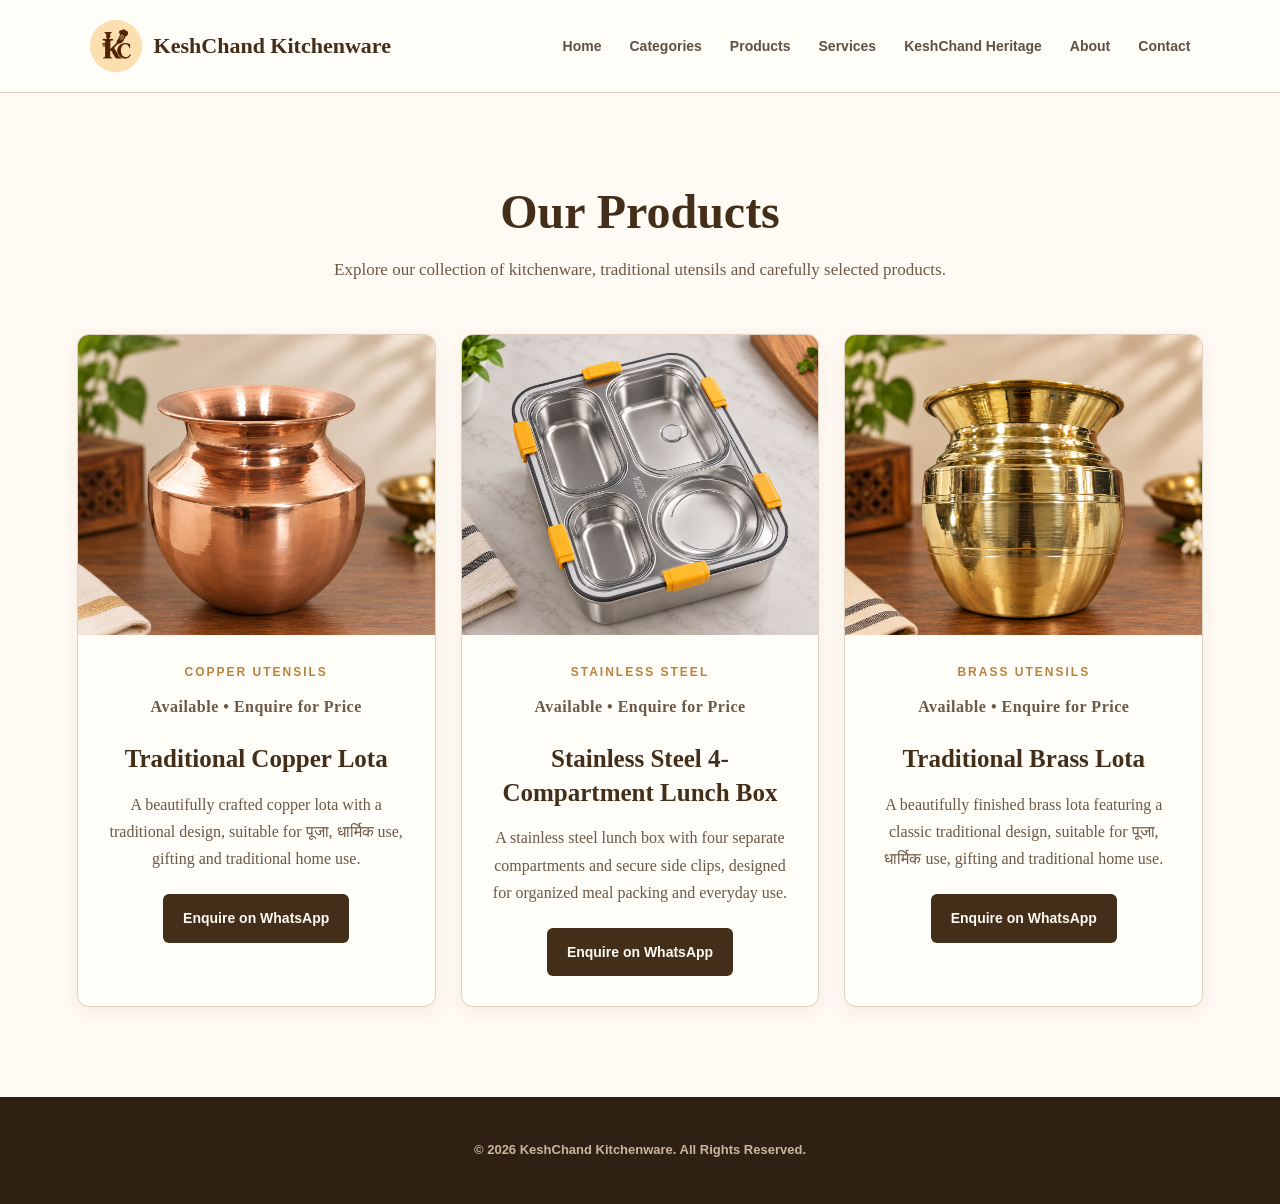
<file: products.html>
<!DOCTYPE html>
<html lang="en">

<head>

    <meta charset="UTF-8">

    <meta name="viewport"
          content="width=device-width, initial-scale=1.0">

    <title>Kitchenware Products in Prayagraj | KeshChand Kitchenware</title>

    <meta name="description"
          content="Explore kitchenware products from KeshChand Kitchenware in Prayagraj, including stainless steel utensils, cookware, brass and copper products, and traditional kitchenware.">

    <meta name="keywords"
          content="kitchenware products Prayagraj, utensils Prayagraj, brass utensils, copper utensils, stainless steel utensils, cookware Prayagraj, KeshChand Kitchenware">

    <link rel="canonical"
          href="https://kushalsocial23-pixel.github.io/keshchand-kitchenware/products.html">

    <!-- OPEN GRAPH -->

    <meta property="og:title"
          content="Kitchenware Products in Prayagraj | KeshChand Kitchenware">

    <meta property="og:description"
          content="Explore stainless steel, cookware, brass, copper and traditional kitchenware products from KeshChand Kitchenware, Prayagraj.">

    <meta property="og:type"
          content="website">

    <meta property="og:url"
          content="https://kushalsocial23-pixel.github.io/keshchand-kitchenware/products.html">

    <meta property="og:image"
          content="https://kushalsocial23-pixel.github.io/keshchand-kitchenware/image/Logo.jpeg">

    <!-- TWITTER / X -->

    <meta name="twitter:card"
          content="summary_large_image">

    <meta name="twitter:title"
          content="Kitchenware Products | KeshChand Kitchenware">

    <meta name="twitter:description"
          content="Explore kitchenware, cookware, brass and copper products from KeshChand Kitchenware in Prayagraj.">

    <meta name="twitter:image"
          content="https://kushalsocial23-pixel.github.io/keshchand-kitchenware/image/Logo.jpeg">

    <link rel="stylesheet" href="css/style.css">

</head>
<body>

    <header>

    <div class="logo">

        <img src="image/Logo.jpeg"
             alt="KeshChand Kitchenware Logo">

        <span>
            KeshChand Kitchenware
        </span>

    </div>

    <nav>

        <a href="index.html#home">
            Home
        </a>

        <a href="index.html#categories">
            Categories
        </a>

        <a href="products.html">
            Products
        </a>
       
        <a href="index.html#services">    
            Services    
        </a>
        
        <a href="index.html#heritage">
            KeshChand Heritage
        </a>

        <a href="index.html#about">
            About
        </a>

        <a href="index.html#contact">
            Contact
        </a>

    </nav>

</header>


    <main>

        <section class="products-section">

            <div class="container">

                <div class="section-title">
                    <h1>Our Products</h1>

                    <p>
                        Explore our collection of kitchenware,
                        traditional utensils and carefully selected products.
                    </p>
                </div>


                <div class="products-grid">

                    <!-- Product 01 -->
                    <article class="product-card">

                        <div class="product-image">
                            <img src="image/product-01.jpeg"
                                 alt="Traditional Copper Lota">
                        </div>

                        <div class="product-content">

                            <span class="product-category">
                                Copper Utensils
                            </span> 
                            <p class="product-status">
    Available • Enquire for Price
</p>

                            <h2>Traditional Copper Lota</h2> 

                            <p>
                                A beautifully crafted copper lota with a
                                traditional design, suitable for पूजा,
                                धार्मिक use, gifting and traditional home use.
                            </p>

                            <a
                                href="https://wa.me/919125330663?text=Hello%20KeshChand%20Kitchenware,%20I%20am%20interested%20in%20the%20Traditional%20Copper%20Lota."
                                class="whatsapp-button"
                                target="_blank">
                                Enquire on WhatsApp
                            </a>

                        </div>

                    </article>


                    <!-- Product 02 -->
                    <article class="product-card">

                        <div class="product-image">
                            <img src="image/product-02.png"
                                 alt="Stainless Steel 4-Compartment Lunch Box">
                        </div>

                        <div class="product-content">

                            <span class="product-category">
                                Stainless Steel
                            </span> 
                            <p class="product-status">
    Available • Enquire for Price
</p>

                            <h2>
                                Stainless Steel 4-Compartment Lunch Box
                            </h2>

                            <p>
                                A stainless steel lunch box with four separate
                                compartments and secure side clips, designed
                                for organized meal packing and everyday use.
                            </p>

                            <a
                                href="https://wa.me/919125330663?text=Hello%20KeshChand%20Kitchenware,%20I%20am%20interested%20in%20the%20Stainless%20Steel%204-Compartment%20Lunch%20Box."
                                class="whatsapp-button"
                                target="_blank">
                                Enquire on WhatsApp
                            </a>

                        </div>

                    </article>


                    <!-- Product 03 -->
                    <article class="product-card">

                        <div class="product-image">
                            <img src="image/product-03.png"
                                 alt="Traditional Brass Lota">
                        </div>

                        <div class="product-content">

                            <span class="product-category">
                                Brass Utensils
                            </span> 
                            <p class="product-status">
    Available • Enquire for Price
</p>

                            <h2>Traditional Brass Lota</h2>

                            <p>
                                A beautifully finished brass lota featuring a
                                classic traditional design, suitable for पूजा,
                                धार्मिक use, gifting and traditional home use.
                            </p>

                            <a
                                href="https://wa.me/919125330663?text=Hello%20KeshChand%20Kitchenware,%20I%20am%20interested%20in%20the%20Traditional%20Brass%20Lota."
                                class="whatsapp-button"
                                target="_blank">
                                Enquire on WhatsApp
                            </a>

                        </div>

                    </article>

                </div>

            </div>

        </section>

    </main>


    <footer>
        <div class="container">

            <p>
                © <span id="current-year"></span>
                KeshChand Kitchenware. All Rights Reserved.
            </p>

        </div>
    </footer>


    <script src="js/script.js"></script>

</body>

</html>
</file>
<file: css/style.css>
/* KeshChand Kitchenware Main Styles */

/* =========================================
   RESET
========================================= */

* {
    margin: 0;
    padding: 0;
    box-sizing: border-box;
}

html {
    scroll-behavior: smooth;
}

body {
    font-family: Georgia, "Times New Roman", serif;
    background: #f8f5ef;
    color: #2b241c;
    line-height: 1.6;
}

a {
    text-decoration: none;
    color: inherit;
}


/* =========================================
   HEADER
========================================= */

header {
    position: sticky;
    top: 0;
    z-index: 1000;

    display: flex;
    justify-content: space-between;
    align-items: center;

    padding: 20px 7%;

    background: #fffdf8;

    border-bottom: 1px solid #ded5c7;
}

.logo {
    display: flex;
    align-items: center;
    gap: 12px;
    font-family: Georgia, serif;
    font-size: 22px;
    font-weight: bold;
    color: #432e1a;
    white-space: nowrap;
}

.logo img {
    width: 52px;
    height: 52px;
    object-fit: cover;
    border-radius: 50%;
}

nav {
    display: flex;
    gap: 28px;
}

nav a {
    font-family: Arial, sans-serif;
    font-size: 14px;
    font-weight: 600;

    color: #5d5145;

    transition: 0.3s;
}

nav a:hover {
    color: #9a6a35;
}


/* =========================================
   GENERAL SECTIONS
========================================= */

section {
    padding: 90px 7%;
}

section h2 {
    margin-bottom: 20px;

    font-size: 38px;

    color: #4b301d;
}

section > p {
    max-width: 750px;
}


/* =========================================
   HERO
========================================= */

#home {
    min-height: 85vh;

    display: flex;
    flex-direction: column;
    justify-content: center;

    padding: 120px 10%;

    background:
        linear-gradient(
            rgba(45, 31, 20, 0.72),
            rgba(45, 31, 20, 0.72)
        ),
        #6d4a2d;

    color: white;
}

#home > p:first-child {
    margin-bottom: 15px;

    font-family: Arial, sans-serif;

    font-size: 14px;
    font-weight: bold;

    letter-spacing: 4px;

    color: #e6c89b;
}

#home h1 {
    max-width: 800px;

    margin-bottom: 25px;

    font-size: clamp(48px, 7vw, 82px);

    line-height: 1.05;
}

#home > p:nth-of-type(2) {
    max-width: 650px;

    margin-bottom: 35px;

    font-size: 19px;

    color: #eee4d5;
}


/* =========================================
   BUTTONS
========================================= */

#home a,
#heritage a {
    display: inline-block;

    width: fit-content;

    margin-right: 12px;
    margin-bottom: 10px;

    padding: 13px 24px;

    border-radius: 5px;

    font-family: Arial, sans-serif;
    font-weight: bold;

    background: #b07a3d;
    color: white;

    transition: 0.3s;
}

#home a:hover,
#heritage a:hover {
    background: #8c5d2d;

    transform: translateY(-2px);
}


/* =========================================
   CATEGORIES
========================================= */

#categories {
    background: #fffdf8;
}

#categories > div {
    display: grid;

    grid-template-columns:
        repeat(3, 1fr);

    gap: 20px;

    margin-top: 40px;
}

#categories article {
    min-height: 190px;

    padding: 28px;

    border: 1px solid #ddd2c2;

    border-radius: 8px;

    background: #f8f5ef;

    transition: 0.3s;
}

#categories article:hover {
    transform: translateY(-6px);

    border-color: #b07a3d;

    box-shadow:
        0 12px 30px rgba(67, 46, 26, 0.10);
}

#categories h3 {
    margin-bottom: 10px;

    font-size: 22px;

    color: #5b3a22;
}

#categories article p {
    color: #75695c;
}


/* =========================================
   PRODUCTS
========================================= */

#products {
    text-align: center;

    background: #eee8de;
}

#products p {
    margin: auto;

    color: #75695c;
}


/* =========================================
   HERITAGE
========================================= */

#heritage {
    background:
        linear-gradient(
            rgba(50, 32, 19, 0.88),
            rgba(50, 32, 19, 0.88)
        ),
        #6d4a2d;

    color: white;

    text-align: center;
}

#heritage h2 {
    color: #f1d4a6;
}

#heritage p {
    margin: 0 auto 30px;

    color: #eadfce;
}

#heritage a {
    background: #c08a4c;
}


/* =========================================
   ABOUT
========================================= */

#about {
    background: #fffdf8;
}

#about p {
    margin-bottom: 18px;

    color: #665b50;

    font-size: 17px;
}


/* =========================================
   CONTACT
========================================= */

#contact {
    background: #eee8de;
}

#contact p {
    margin-bottom: 12px;

    color: #62574b;
}

#contact a {
    color: #8c5d2d;

    font-weight: bold;
}


/* =========================================
   FOOTER
========================================= */

footer {
    padding: 30px 7%;

    text-align: center;

    background: #2f2117;

    color: #d9cbbb;

    font-family: Arial, sans-serif;

    font-size: 13px;
}

footer p {
    margin: 5px;
}


/* =========================================
   MOBILE
========================================= */

@media (max-width: 800px) {

    header {
        flex-direction: column;

        gap: 15px;

        padding: 18px 5%;
    }

    nav {
        flex-wrap: wrap;

        justify-content: center;

        gap: 15px;
    }

    section {
        padding: 70px 6%;
    }

    #home {
        padding: 90px 7%;
    }

    #categories > div {
        grid-template-columns: 1fr 1fr;
    }

    section h2 {
        font-size: 32px;
    }

}


@media (max-width: 550px) {

    #categories > div {
        grid-template-columns: 1fr;
    }

    #home h1 {
        font-size: 48px;
    }

    #home > p:nth-of-type(2) {
        font-size: 17px;
    }

} /* =========================================
   PRODUCTS
========================================= */

.products-intro {
    margin-bottom: 40px;
    color: #75695c;
}

.products-grid {
    display: grid;
    grid-template-columns: repeat(3, 1fr);
    gap: 25px;

    margin-top: 35px;
}

.product-card {
    overflow: hidden;

    background: #fffdf8;

    border: 1px solid #ddd2c2;
    border-radius: 10px;

    transition: 0.3s;

    box-shadow: 0 5px 20px rgba(67, 46, 26, 0.06);
}

.product-card:hover {
    transform: translateY(-7px);

    box-shadow: 0 15px 35px rgba(67, 46, 26, 0.12);

    border-color: #b07a3d;
}

.product-image {
    width: 100%;
    height: 280px;

    overflow: hidden;

    background: #eee8de;
}

.product-image img {
    width: 100%;
    height: 100%;

    display: block;

    object-fit: cover;

    transition: transform 0.4s ease;
}

.product-card:hover .product-image img {
    transform: scale(1.05);
}

.product-info {
    padding: 25px;
}

.product-category {
    margin-bottom: 8px;

    font-family: Arial, sans-serif;

    font-size: 12px;
    font-weight: bold;

    letter-spacing: 1.5px;
    text-transform: uppercase;

    color: #a06c34;
}

.product-info h3 {
    margin-bottom: 10px;

    font-size: 23px;

    color: #4b301d;
}

.product-description {
    margin-bottom: 20px;

    color: #75695c;
}

.product-button {
    display: inline-block;

    padding: 11px 18px;

    border-radius: 5px;

    background: #5b3a22;
    color: white;

    font-family: Arial, sans-serif;

    font-size: 14px;
    font-weight: bold;

    transition: 0.3s;
}

.product-button:hover {
    background: #8c5d2d;
}


/* =========================================
   PRODUCT MOBILE
========================================= */

@media (max-width: 800px) {

    .products-grid {
        grid-template-columns: 1fr 1fr;
    }

}

/* =========================================
   PREMIUM HERO SECTION
   ========================================= */

.hero {
    background: #432e1a;
    padding: 90px 8%;
    color: #fffaf2;
}

.hero-content {
    max-width: 1200px;
    margin: 0 auto;

    display: grid;
    grid-template-columns: 1.05fr 0.95fr;
    align-items: center;
    gap: 50px;
}

.hero-text {
    max-width: 650px;
}

.hero-label {
    margin: 0 0 22px;
    color: #d9ad70;
    font-family: Arial, sans-serif;
    font-size: 14px;
    font-weight: bold;
    letter-spacing: 4px;
}

.hero-text h1 {
    margin: 0 0 25px;
    font-family: Georgia, serif;
    font-size: clamp(48px, 6vw, 76px);
    line-height: 1.05;
    color: #fffaf2;
}

.hero-description {
    max-width: 600px;
    margin: 0 0 35px;

    font-family: Georgia, serif;
    font-size: 19px;
    line-height: 1.7;
    color: #eadfce;
}

.hero-buttons {
    display: flex;
    gap: 15px;
    flex-wrap: wrap;
}

.hero-button {
    display: inline-block;
    padding: 15px 25px;

    background: #b9823f;
    color: #ffffff;

    text-decoration: none;
    font-family: Arial, sans-serif;
    font-weight: bold;

    border-radius: 6px;
    transition: 0.3s;
}

.hero-button:hover {
    transform: translateY(-2px);
    opacity: 0.9;
}

.hero-image {
    width: 100%;
    max-width: 460px;
    height: 460px;

    margin-left: auto;

    overflow: hidden;
    border-radius: 14px;
}

.hero-image img {
    width: 100%;
    height: 100%;

    display: block;
    object-fit: cover;
    object-position: center;
}
.hero-image img {
    width: 100%;
    height: 100%;

    display: block;
    object-fit: cover;
}


/* =========================================
   MOBILE HERO
   ========================================= */

@media (max-width: 768px) {

    .hero {
        padding: 60px 25px;
    }

    .hero-content {
        grid-template-columns: 1fr;
        gap: 45px;
    }

    .hero-text h1 {
        font-size: 48px;
    }

    .hero-description {
        font-size: 17px;
    }

    .hero-image {
        max-width: 100%;
        height: 400px;
        margin: 0;
    }

}

@media (max-width: 550px) {
    .products-grid {
        grid-template-columns: 1fr;
    }
}

/* FINAL HERO LAYOUT FIX */

section.hero {
    width: 100%;
    box-sizing: border-box;
    background: #432e1a;
    padding: 80px 6%;
}

section.hero .hero-content {
    width: 100%;
    max-width: 1200px;
    margin: 0 auto;

    display: grid !important;
    grid-template-columns: 1fr 1fr !important;
    align-items: center;
    gap: 60px;
}

section.hero .hero-text {
    width: 100%;
    max-width: 600px;
}

section.hero .hero-text h1 {
    margin: 0 0 25px;
    font-size: 58px;
    line-height: 1.08;
    color: #fffaf2;
}

section.hero .hero-description {
    margin-bottom: 30px;
    font-size: 18px;
    line-height: 1.7;
    color: #eadfce;
}

section.hero .hero-image {
    width: 100%;
    max-width: 480px;
    height: 480px;
    margin-left: auto;

    overflow: hidden;
    border-radius: 14px;
}

section.hero .hero-image img {
    width: 100%;
    height: 100%;
    display: block;

    object-fit: cover;
    object-position: center;
}


/* MOBILE */

@media (max-width: 768px) {

    section.hero .hero-content {
        grid-template-columns: 1fr !important;
        gap: 40px;
    }

    section.hero .hero-text h1 {
        font-size: 46px;
    }

    section.hero .hero-image {
        max-width: 100%;
        height: 400px;
        margin: 0;
    }
} /* =================================
   PREMIUM CATEGORIES SECTION
   ================================= */

#categories {
    background: #f7f1e7;
    padding: 80px 6%;
}

#categories .section-title {
    text-align: center;
    margin-bottom: 15px;
    color: #432e1a;
    font-family: Georgia, serif;
    font-size: 42px;
}

#categories .section-description {
    max-width: 700px;
    margin: 0 auto 45px;
    text-align: center;
    color: #6b5845;
    font-family: Georgia, serif;
    font-size: 17px;
    line-height: 1.7;
}

.categories-grid {
    max-width: 1200px;
    margin: 0 auto;
    display: grid;
    grid-template-columns: repeat(3, 1fr);
    gap: 25px;
}

.category-card {
    background: #fffdf8;
    border: 1px solid #ded2c2;
    border-radius: 12px;
    padding: 35px 25px;
    text-align: center;
    transition: 0.3s ease;
    box-shadow: 0 5px 20px rgba(67, 46, 26, 0.06);
}

.category-card:hover {
    transform: translateY(-6px);
    box-shadow: 0 12px 30px rgba(67, 46, 26, 0.12);
}

.category-card h3 {
    margin: 15px 0 10px;
    color: #432e1a;
    font-family: Georgia, serif;
    font-size: 23px;
}

.category-card p {
    margin: 0;
    color: #6b5845;
    font-family: Arial, sans-serif;
    font-size: 15px;
    line-height: 1.6;
}

/* Category icons */
.category-icon {
    width: 65px;
    height: 65px;
    margin: 0 auto;
    border-radius: 50%;
    background: #ead7b9;
    color: #432e1a;
    display: flex;
    align-items: center;
    justify-content: center;
    font-size: 28px;
}

/* Mobile */
@media (max-width: 768px) {
    #categories {
        padding: 60px 25px;
    }

    #categories .section-title {
        font-size: 34px;
    }
}

/* =================================
   KESHCHAND CATEGORIES - FINAL
   ================================= */

#categories {
    background: #f7f1e7;
    padding: 80px 6%;
 
}

#categories h2 {
    max-width: 1200px;
    margin: 0 auto 45px;
    text-align: center;
    color: #432e1a;
    font-family: Georgia, serif;
    font-size: 42px;
    line-height: 1.2;
}

/* Category cards container */
#categories > div {
    max-width: 1200px;
    margin: 0 auto;
    display: grid;
    grid-template-columns: repeat(3, 1fr);
    gap: 25px;
}

/* Individual category cards */
#categories article {
    background: #fffdf8;
    border: 1px solid #ded2c2;
    border-radius: 12px;
    padding: 35px 28px;
    min-height: 170px;
    box-sizing: border-box;
    transition: transform 0.3s ease,
                box-shadow 0.3s ease,
                border-color 0.3s ease;
    box-shadow: 0 5px 20px rgba(67, 46, 26, 0.06);
}

#categories article:hover {
    transform: translateY(-6px);
    border-color: #b9823f;
    box-shadow: 0 12px 30px rgba(67, 46, 26, 0.13);
}

#categories article h3 {
    margin: 0 0 15px;
    color: #432e1a;
    font-family: Georgia, serif;
    font-size: 24px;
    line-height: 1.3;
}

#categories article p {
    margin: 0;
    color: #6b5845;
    font-family: Arial, sans-serif;
    font-size: 15px;
    line-height: 1.7;
}

/* Mobile */
@media (max-width: 768px) {

    #categories {
        padding: 60px 25px;
    }

    #categories h2 {
        font-size: 34px;
        margin-bottom: 35px;
    }

    #categories > div {
        grid-template-columns: repeat(2, minmax(0, 1fr));
        gap: 20px;
    }

    #categories article {
    min-height: 0;
    aspect-ratio: 1 / 1;
    padding: 16px 10px;
    display: flex;
    flex-direction: column;
    align-items: center;
    justify-content: center;
    overflow: hidden;
}
 /* =================================
   PREMIUM CATEGORY ICONS
   ================================= */

#categories .category-icon {
    width: 68px;
    height: 68px;
    margin: 0 auto 22px;

    display: flex;
    align-items: center;
    justify-content: center;

    border-radius: 50%;
    border: 1px solid #c9a66b;

    background: #ead7b9;
    color: #432e1a;

    font-family: Georgia, serif;
    font-size: 21px;
    font-weight: bold;

    box-shadow: 0 4px 12px rgba(67, 46, 26, 0.08);

    transition: 0.3s ease;
}

#categories article:hover .category-icon {
    transform: scale(1.08);
    background: #b9823f;
    color: #fffaf2;
    border-color: #b9823f;
}

    .categories-grid {
        grid-template-columns: 1fr;
    }
}
/* =================================
   PREMIUM FEATURED PRODUCTS
   ================================= */

#products {
    background: #fffaf3;
    padding: 85px 6%;
}

#products > h2 {
    max-width: 1200px;
    margin: 0 auto 12px;
    text-align: center;
    color: #432e1a;
    font-family: Georgia, serif;
    font-size: 42px;
    line-height: 1.2;
}

#products .products-intro {
    max-width: 700px;
    margin: 0 auto 45px;
    text-align: center;
    color: #6b5845;
    font-family: Georgia, serif;
    font-size: 17px;
    line-height: 1.7;
}

/* Product cards */
#products .product-card {
    background: #fffdf8;
    border: 1px solid #ded2c2;
    border-radius: 12px;
    overflow: hidden;
    transition: 0.3s ease;
    box-shadow: 0 5px 20px rgba(67, 46, 26, 0.07);
}

#products .product-card:hover {
    transform: translateY(-6px);
    box-shadow: 0 14px 32px rgba(67, 46, 26, 0.14);
    border-color: #c9a66b;
}

/* Product image */
#products .product-image {
    height: 300px;
    background: #eee8de;
    overflow: hidden;
}

#products .product-image img {
    width: 100%;
    height: 100%;
    display: block;
    object-fit: cover;
    transition: transform 0.4s ease;
}

#products .product-card:hover .product-image img {
    transform: scale(1.03);
}

/* Product information */
#products .product-info {
    padding: 28px 25px 30px;
    text-align: center;
}

#products .product-category {
    margin: 0 0 10px;
    color: #b9823f;
    font-family: Arial, sans-serif;
    font-size: 12px;
    font-weight: bold;
    letter-spacing: 2px;
    text-transform: uppercase;
}

#products .product-info h3 {
    margin: 0 0 15px;
    color: #432e1a;
    font-family: Georgia, serif;
    font-size: 25px;
    line-height: 1.35;
}

#products .product-description {
    margin: 0 0 22px;
    color: #6b5845;
    font-family: Georgia, serif;
    font-size: 16px;
    line-height: 1.7;
}

#products .product-button {
    display: inline-block;
    padding: 13px 20px;
    background: #432e1a;
    color: #fffaf2;
    text-decoration: none;
    border-radius: 6px;
    font-family: Arial, sans-serif;
    font-size: 14px;
    font-weight: bold;
    transition: 0.3s ease;
}

#products .product-button:hover {
    background: #b9823f;
    transform: translateY(-2px);
}

/* Mobile */
@media (max-width: 768px) {

    #products {
        padding: 60px 25px;
    }

    #products > h2 {
        font-size: 34px;
    }

    #products .products-intro {
        font-size: 16px;
        margin-bottom: 35px;
    }

    #products .product-image {
        height: 280px;
    }
}
/* =================================
   KESHCHAND HERITAGE
   PREMIUM SECTION
   ================================= */

#heritage {
    background: #432e1a;
    padding: 100px 6%;
    color: #fffaf2;
    text-align: center;
}

#heritage .heritage-content {
    max-width: 900px;
    margin: 0 auto;
}

#heritage .heritage-label {
    margin: 0 0 20px;
    color: #d9ad70;
    font-family: Arial, sans-serif;
    font-size: 13px;
    font-weight: bold;
    letter-spacing: 4px;
}

#heritage h2 {
    margin: 0 0 25px;
    color: #fffaf2;
    font-family: Georgia, serif;
    font-size: 52px;
    line-height: 1.15;
}

#heritage .heritage-description {
    max-width: 700px;
    margin: 0 auto 25px;
    color: #eadfce;
    font-family: Georgia, serif;
    font-size: 18px;
    line-height: 1.8;
}

#heritage .heritage-tagline {
    margin: 0 0 35px;
    color: #d9ad70;
    font-family: Georgia, serif;
    font-size: 20px;
    font-weight: bold;
}

#heritage .heritage-button {
    display: inline-block;
    padding: 15px 28px;
    background: #d9ad70;
    color: #432e1a;
    text-decoration: none;
    border-radius: 6px;
    font-family: Arial, sans-serif;
    font-size: 14px;
    font-weight: bold;
    transition: 0.3s ease;
}

#heritage .heritage-button:hover {
    background: #fffaf2;
    transform: translateY(-2px);
}

/* Mobile */
@media (max-width: 768px) {

    #heritage {
        padding: 70px 25px;
    }

    #heritage h2 {
        font-size: 40px;
    }

    #heritage .heritage-description {
        font-size: 16px;
    }
}

/* =================================
   ABOUT KESHCHAND KITCHENWARE
   ================================= */

#about {
    background: #f7f1e7;
    padding: 90px 6%;
}

#about h2 {
    max-width: 1000px;
    margin: 0 auto 30px;
    color: #432e1a;
    font-family: Georgia, serif;
    font-size: 44px;
    line-height: 1.2;
    text-align: center;
}

#about p {
    max-width: 850px;
    margin: 0 auto 22px;
    color: #6b5845;
    font-family: Georgia, serif;
    font-size: 18px;
    line-height: 1.9;
    text-align: center;
}

/* Mobile */
@media (max-width: 768px) {

    #about {
        padding: 65px 25px;
    }

    #about h2 {
        font-size: 34px;
    }

    #about p {
        font-size: 16px;
        line-height: 1.8;
    }
}
/* =================================
   VISIT OUR STORE / CONTACT
   ================================= */

#contact {
    background: #fffaf3;
    padding: 90px 6%;
    text-align: center;
}

#contact h2 {
    margin: 0 0 35px;
    color: #432e1a;
    font-family: Georgia, serif;
    font-size: 44px;
    line-height: 1.2;
}

#contact p {
    margin: 0 auto 20px;
    color: #6b5845;
    font-family: Georgia, serif;
    font-size: 18px;
    line-height: 1.7;
}

#contact p:first-of-type {
    font-size: 19px;
    color: #432e1a;
    font-weight: bold;
}

#contact a {
    color: #432e1a;
    font-weight: bold;
    text-decoration: none;
}

#contact a:hover {
    color: #b9823f;
}

#contact .whatsapp-button {
    display: inline-block;
    margin-left: 8px;
    padding: 12px 20px;
    background: #432e1a;
    color: #fffaf2;
    border-radius: 6px;
    font-family: Arial, sans-serif;
    font-size: 14px;
    transition: 0.3s ease;
}

#contact .whatsapp-button:hover {
    background: #b9823f;
    color: #fffaf2;
    transform: translateY(-2px);
}

/* Mobile */
@media (max-width: 768px) {

    #contact {
        padding: 65px 25px;
    }

    #contact h2 {
        font-size: 34px;
    }
/* =================================
   PREMIUM FOOTER
   ================================= */

footer {
    background: #2f2014;
    padding: 35px 6%;
    text-align: center;
    color: #eadfce;
}

footer p {
    margin: 8px 0;
    font-family: Arial, sans-serif;
    font-size: 14px;
    line-height: 1.6;
}

footer p:first-child {
    color: #fffaf2;
    font-weight: bold;
}

footer p:last-child {
    color: #c9b69d;
    font-size: 13px;
}

/* Mobile */
@media (max-width: 768px) {

    footer {
        padding: 30px 20px;
    }

    footer p {
        font-size: 13px;
    }
}
    #contact p {
        font-size: 16px;
    }
}
/* =================================
   PREMIUM FOOTER
   ================================= */

footer {
    background: #2f2014;
    padding: 35px 6%;
    text-align: center;
    color: #eadfce;
}

footer p {
    margin: 8px 0;
    font-family: Arial, sans-serif;
    font-size: 14px;
    line-height: 1.6;
}

footer p:first-child {
    color: #fffaf2;
    font-weight: bold;
}

footer p:last-child {
    color: #c9b69d;
    font-size: 13px;
}

/* Mobile */
@media (max-width: 768px) {

    footer {
        padding: 30px 20px;
    }

    footer p {
        font-size: 13px;
    }
}
/* =================================
   PRODUCTS PAGE
   ================================= */

.products-section {
    background: #fffaf3;
    padding: 90px 6%;
}

.products-section .container {
    max-width: 1200px;
    margin: 0 auto;
}

/* Page heading */

.products-section .section-title {
    text-align: center;
    margin-bottom: 50px;
}

.products-section .section-title h1 {
    margin: 0 0 15px;
    color: #432e1a;
    font-family: Georgia, serif;
    font-size: 48px;
    line-height: 1.2;
}

.products-section .section-title p {
    max-width: 700px;
    margin: 0 auto;
    color: #6b5845;
    font-family: Georgia, serif;
    font-size: 17px;
    line-height: 1.7;
}

/* Product cards */

.products-section .products-grid {
    max-width: 1200px;
    margin: 0 auto;
    display: grid;
    grid-template-columns: repeat(3, 1fr);
    gap: 25px;
}

.products-section .product-card {
    background: #fffdf8;
    border: 1px solid #ded2c2;
    border-radius: 12px;
    overflow: hidden;
    box-shadow: 0 5px 20px rgba(67, 46, 26, 0.07);
    transition: 0.3s ease;
}

.products-section .product-card:hover {
    transform: translateY(-6px);
    border-color: #c9a66b;
    box-shadow: 0 14px 32px rgba(67, 46, 26, 0.14);
}

/* Product images */

.products-section .product-image {
    width: 100%;
    height: 300px;
    overflow: hidden;
    background: #eee8de;
}

.products-section .product-image img {
    width: 100%;
    height: 100%;
    display: block;
    object-fit: cover;
    transition: transform 0.4s ease;
}

.products-section .product-card:hover .product-image img {
    transform: scale(1.03);
}

/* Product content */

.products-section .product-content {
    padding: 28px 25px 30px;
    text-align: center;
}

.products-section .product-category {
    display: block;
    margin-bottom: 10px;
    color: #b9823f;
    font-family: Arial, sans-serif;
    font-size: 12px;
    font-weight: bold;
    letter-spacing: 2px;
    text-transform: uppercase;
}

.products-section .product-content h2 {
    margin: 0 0 15px;
    color: #432e1a;
    font-family: Georgia, serif;
    font-size: 25px;
    line-height: 1.35;
}

.products-section .product-content p {
    margin: 0 0 22px;
    color: #6b5845;
    font-family: Georgia, serif;
    font-size: 16px;
    line-height: 1.7;
}

/* WhatsApp button */

.products-section .whatsapp-button {
    display: inline-block;
    padding: 13px 20px;
    background: #432e1a;
    color: #fffaf2;
    text-decoration: none;
    border-radius: 6px;
    font-family: Arial, sans-serif;
    font-size: 14px;
    font-weight: bold;
    transition: 0.3s ease;
}

.products-section .whatsapp-button:hover {
    background: #b9823f;
    color: #fffaf2;
    transform: translateY(-2px);
}

/* Mobile */

@media (max-width: 768px) {

    .products-section {
        padding: 60px 25px;
    }

    .products-section .section-title h1 {
        font-size: 38px;
    }

    .products-section .section-title p {
        font-size: 16px;
    }

    .products-section .products-grid {
        grid-template-columns: 1fr;
        gap: 20px;
    }

    .products-section .product-image {
        height: 280px;
    }
}
/* =================================
   MOBILE HEADER
   ================================= */


/* MOBILE HEADER */
@media (max-width: 768px) {
    header {
        padding: 14px 12px;
        flex-direction: column;
        gap: 12px;
    }

    header .logo {
        justify-content: center;
        text-align: center;
        gap: 9px;
        max-width: 100%;
    }

    header .logo img {
        width: 42px;
        height: 42px;
        flex-shrink: 0;
    }

    header .logo span {
        font-size: 20px;
        white-space: normal;
    }

    header nav {
        width: 100%;
        display: flex;
        justify-content: center;
        align-items: center;
        flex-wrap: wrap;
        gap: 8px 16px;
    }

    header nav a {
        font-size: 13px;
        line-height: 1.5;
        white-space: nowrap;
        padding: 2px 0;
    }
}

/* CATEGORY CARD HOVER */

#categories article:hover .category-icon {
    transform: translateY(-4px);
    box-shadow: 0 8px 18px rgba(67, 46, 26, 0.14);
}
/* CLICKABLE CATEGORY CARDS */

.category-card {
    display: block;
    text-decoration: none;
    color: inherit;
    background: #fffdf8;
    border: 1px solid #ddd2c2;
    border-radius: 10px;
    padding: 35px;
    box-sizing: border-box;

    transition: transform 0.3s ease,
                box-shadow 0.3s ease,
                border-color 0.3s ease;
}

.category-card:hover {
    transform: translateY(-5px);
    box-shadow: 0 12px 25px rgba(67, 46, 26, 0.12);
    border-color: #b9823f;
}

.category-card h3 {
    color: #432e1a;
}

.category-card p {
    color: #5f5145;
}
/* PRODUCT CARD POLISH */

.product-card {
    background: #fffdf8;
    border: 1px solid #ddd2c2;
    border-radius: 12px;
    overflow: hidden;
    box-shadow: 0 5px 20px rgba(67, 46, 26, 0.06);

    transition: transform 0.3s ease,
                box-shadow 0.3s ease,
                border-color 0.3s ease;
}

.product-card:hover {
    transform: translateY(-6px);
    box-shadow: 0 14px 30px rgba(67, 46, 26, 0.14);
    border-color: #b9823f;
}

.product-image {
    background: #eee8de;
}

.product-image img {
    transition: transform 0.4s ease;
}

.product-card:hover .product-image img {
    transform: scale(1.03);
}

.product-category {
    display: block;
    margin-bottom: 12px;

    color: #b9823f;
    font-family: Arial, sans-serif;
    font-size: 13px;
    font-weight: bold;
    letter-spacing: 2px;
    text-transform: uppercase;
}

.whatsapp-button {
    display: inline-block;
    padding: 13px 20px;

    background: #432e1a;
    color: #ffffff;

    text-decoration: none;
    border-radius: 6px;

    font-family: Arial, sans-serif;
    font-weight: bold;

    transition: 0.3s ease;
}

.whatsapp-button:hover {
    background: #b9823f;
    transform: translateY(-2px);
}
/* PRODUCT AVAILABILITY */

.product-status {
    margin: 0 0 12px;

    color: #7b684f;
    font-family: Arial, sans-serif;
    font-size: 13px;
    font-weight: bold;
    letter-spacing: 0.5px;
}
/* GOOGLE MAPS BUTTON */

.maps-button {
    display: inline-block;
    margin: 5px 0 25px;
    padding: 13px 22px;

    background: #b9823f;
    color: #fffaf2 !important;

    text-decoration: none;
    border-radius: 6px;

    font-family: Arial, sans-serif;
    font-size: 14px;
    font-weight: bold;

    transition: 0.3s ease;
}

.maps-button:hover {
    background: #432e1a;
    transform: translateY(-2px);
}
/* =================================
   FLOATING WHATSAPP BUTTON
   ================================= */

.floating-whatsapp {
    position: fixed;
    right: 22px;
    bottom: 22px;
    z-index: 9999;

    display: flex;
    align-items: center;
    justify-content: center;

    min-width: 125px;
    height: 48px;
    padding: 0 18px;

    background: #432e1a;
    color: #fffaf2;

    border: 1px solid #b9823f;
    border-radius: 25px;

    text-decoration: none;

    font-family: Arial, sans-serif;
    font-size: 14px;
    font-weight: bold;

    box-shadow: 0 6px 18px rgba(0, 0, 0, 0.18);

    transition: 0.3s ease;
}

.floating-whatsapp:hover {
    background: #b9823f;
    color: #fffaf2;
    transform: translateY(-3px);
}

/* Mobile */
@media (max-width: 768px) {

    .floating-whatsapp {
        right: 15px;
        bottom: 15px;

        min-width: 110px;
        height: 44px;
        padding: 0 15px;

        font-size: 13px;
    }
}
/* FORCE FLOATING WHATSAPP ON MOBILE */

@media screen and (max-width: 768px) {

    a.floating-whatsapp {
        position: fixed !important;
        display: flex !important;

        right: 15px !important;
        bottom: 15px !important;

        width: 110px !important;
        height: 44px !important;

        z-index: 99999 !important;

        align-items: center !important;
        justify-content: center !important;

        visibility: visible !important;
        opacity: 1 !important;
    }
}
/* =================================
   SOCIAL MEDIA LINKS
   ================================= */

.social-links {
    margin-top: 35px;
    text-align: center;
}

.social-links p {
    margin-bottom: 15px !important;
    color: #432e1a !important;
    font-family: Georgia, serif !important;
    font-size: 17px !important;
    font-weight: bold;
}

.social-button {
    display: inline-block;
    margin: 5px;
    padding: 11px 20px;

    background: #432e1a;
    color: #fffaf2 !important;

    border: 1px solid #b9823f;
    border-radius: 6px;

    text-decoration: none !important;

    font-family: Arial, sans-serif;
    font-size: 13px;
    font-weight: bold;

    transition: 0.3s ease;
}

.social-button:hover {
    background: #b9823f;
    color: #fffaf2 !important;
    transform: translateY(-2px);
}

/* Mobile */
@media (max-width: 768px) {

    .social-links {
        margin-top: 30px;
    }

    .social-button {
        padding: 11px 18px;
    }
}
/* =================================
   SEO CONTENT SECTION
   ================================= */

.seo-content {
    padding: 70px 6%;
    background: #fffaf2;
}

.seo-content .container {
    max-width: 900px;
    margin: 0 auto;
}

.seo-content h2 {
    margin-bottom: 25px;
    text-align: center;
    color: #432e1a;
    font-family: Georgia, serif;
    font-size: 34px;
}

.seo-content p {
    margin-bottom: 18px;
    color: #5a4633;
    font-family: Arial, sans-serif;
    font-size: 16px;
    line-height: 1.8;
}

@media (max-width: 768px) {

    .seo-content {
        padding: 50px 6%;
    }

    .seo-content h2 {
        font-size: 28px;
    }

    .seo-content p {
        font-size: 15px;
    }
}
/* =================================
   CUSTOMER REVIEWS
   ================================= */

.customer-reviews {
    padding: 80px 6%;
    background: #432e1a;
    color: #fffaf2;
    text-align: center;
}

.reviews-container {
    max-width: 950px;
    margin: 0 auto;
}

.reviews-label {
    margin-bottom: 10px;
    color: #d8a15d;
    font-family: Arial, sans-serif;
    font-size: 13px;
    font-weight: bold;
    letter-spacing: 2px;
}

.customer-reviews h2 {
    margin-bottom: 40px;
    color: #fffaf2;
    font-family: Georgia, serif;
    font-size: 38px;
}


/* REVIEW SLIDER */

.reviews-slider {
    position: relative;
    width: 100%;
    min-height: 360px;
    overflow: hidden;
}


/* REVIEW CARD */

.review-card {
    display: none;

    width: 100%;
    box-sizing: border-box;

    padding: 45px 55px;

    background: #fffaf2;
    color: #432e1a;

    border: 1px solid #b9823f;
    border-radius: 12px;

    box-shadow: 0 10px 30px rgba(0, 0, 0, 0.18);

    animation: reviewSlide 0.6s ease;
}

.review-card.active {
    display: block;
}


/* REVIEW SLIDE ANIMATION */

@keyframes reviewSlide {

    from {
        opacity: 0;
        transform: translateX(40px);
    }

    to {
        opacity: 1;
        transform: translateX(0);
    }

}


/* STARS */

.review-stars {
    margin-bottom: 22px;

    color: #b9823f;

    font-size: 24px;
    letter-spacing: 4px;
}


/* REVIEW TEXT */

.review-text {
    max-width: 800px;

    margin: 0 auto 25px;

    color: #5a4633;

    font-family: Arial, sans-serif;

    font-size: 17px;
    line-height: 1.8;
}


/* CUSTOMER NAME */

.review-name {
    margin-bottom: 7px;

    color: #432e1a;

    font-family: Georgia, serif;

    font-size: 18px;
    font-weight: bold;
}


/* GOOGLE REVIEW LABEL */

.review-source {
    color: #8a735c;

    font-family: Arial, sans-serif;

    font-size: 13px;
}


/* DOTS */

.review-dots {
    display: flex;

    justify-content: center;
    align-items: center;

    gap: 9px;

    margin-top: 25px;
}

.review-dot {
    width: 9px;
    height: 9px;

    padding: 0;

    border: none;
    border-radius: 50%;

    background: #9c7956;

    cursor: pointer;

    transition: 0.3s ease;
}

.review-dot.active {
    width: 11px;
    height: 11px;

    background: #d8a15d;
}


/* GOOGLE BUTTON */

.google-reviews-button {
    display: inline-block;

    margin-top: 30px;

    padding: 12px 24px;

    background: transparent;

    color: #fffaf2 !important;

    border: 1px solid #b9823f;
    border-radius: 6px;

    text-decoration: none !important;

    font-family: Arial, sans-serif;

    font-size: 14px;
    font-weight: bold;

    transition: 0.3s ease;
}

.google-reviews-button:hover {
    background: #b9823f;

    color: #fffaf2 !important;

    transform: translateY(-2px);
}


/* MOBILE */

@media (max-width: 768px) {

    .customer-reviews {
        padding: 60px 6%;
    }

    .customer-reviews h2 {
        font-size: 30px;
        margin-bottom: 30px;
    }

    .reviews-slider {
        min-height: 430px;
    }

    .review-card {
        padding: 35px 25px;
    }

    .review-stars {
        font-size: 20px;
    }

    .review-text {
        font-size: 15px;
        line-height: 1.7;
    }

    .review-name {
        font-size: 17px;
    }

    .google-reviews-button {
        margin-top: 25px;
    }
}
/* =================================
   GIVE US A REVIEW
   ================================= */

.give-review {
    margin-top: 35px;
    padding-top: 30px;
    border-top: 1px solid rgba(185, 130, 63, 0.35);
}

.give-review-title {
    margin-bottom: 8px;

    color: #fffaf2;

    font-family: Georgia, serif;

    font-size: 20px;
    font-weight: bold;
}

.give-review-text {
    margin-bottom: 20px;

    color: #dfd1bf;

    font-family: Arial, sans-serif;

    font-size: 14px;
    line-height: 1.6;
}

.give-review-button {
    display: inline-block;

    padding: 13px 26px;

    background: #b9823f;

    color: #fffaf2 !important;

    border: 1px solid #d8a15d;
    border-radius: 6px;

    text-decoration: none !important;

    font-family: Arial, sans-serif;

    font-size: 14px;
    font-weight: bold;

    transition: 0.3s ease;
}

.give-review-button:hover {
    background: #d8a15d;

    color: #432e1a !important;

    transform: translateY(-2px);
}


/* MOBILE */

@media (max-width: 768px) {

    .give-review {
        margin-top: 30px;
        padding-top: 25px;
    }

    .give-review-title {
        font-size: 19px;
    }

    .give-review-text {
        font-size: 14px;
    }

    .give-review-button {
        padding: 12px 22px;
    }

}
/* =================================
   SERVICES SECTION
   ================================= */

.services-section {
    padding: 80px 6%;
    background: #fffaf2;
}

.services-container {
    max-width: 1200px;
    margin: 0 auto;
}

.services-label {
    margin-bottom: 10px;
    text-align: center;

    color: #b9823f;

    font-family: Arial, sans-serif;
    font-size: 13px;
    font-weight: bold;

    letter-spacing: 2px;
}

.services-container > h2 {
    margin-bottom: 15px;

    text-align: center;

    color: #432e1a;

    font-family: Georgia, serif;
    font-size: 40px;
}

.services-intro {
    max-width: 700px;
    margin: 0 auto 45px;

    text-align: center;

    color: #6b5641;

    font-family: Arial, sans-serif;
    font-size: 16px;
    line-height: 1.7;
}


/* =================================
   SERVICES GRID
   ================================= */

.services-grid {
    display: grid;

    grid-template-columns: repeat(2, 1fr);

    gap: 30px;
}


/* =================================
   SERVICE CARD
   ================================= */

.service-card {
    overflow: hidden;

    background: #ffffff;

    border: 1px solid #d5b486;
    border-radius: 12px;

    box-shadow: 0 10px 30px rgba(67, 46, 26, 0.10);
}


/* =================================
   SERVICE IMAGE
   ================================= */

.service-image {
    width: 100%;
    aspect-ratio: 16 / 9;

    overflow: hidden;

    background: #eadfce;
}

.service-image img {
    width: 100%;
    height: 100%;

    display: block;

    object-fit: cover;

    transition: transform 0.5s ease;
}

.service-card:hover .service-image img {
    transform: scale(1.03);
}


/* =================================
   SERVICE CONTENT
   ================================= */

.service-content {
    padding: 30px;
}

.service-number {
    margin-bottom: 8px;

    color: #b9823f;

    font-family: Arial, sans-serif;

    font-size: 12px;
    font-weight: bold;

    letter-spacing: 1.5px;
}

.service-content h3 {
    margin-bottom: 18px;

    color: #432e1a;

    font-family: Georgia, serif;

    font-size: 27px;
    line-height: 1.25;
}

.service-content > p:not(.service-number) {
    margin-bottom: 15px;

    color: #5a4633;

    font-family: Arial, sans-serif;

    font-size: 15px;
    line-height: 1.75;
}


/* =================================
   SERVICE HIGHLIGHTS
   ================================= */

.service-highlights {
    display: grid;

    grid-template-columns: repeat(2, 1fr);

    gap: 10px;

    margin-top: 22px;
    margin-bottom: 25px;
}

.service-highlights span {
    display: flex;

    align-items: center;

    min-height: 55px;

    padding: 10px 12px;

    box-sizing: border-box;

    background: #fffaf2;

    border: 1px solid #ead9bf;
    border-radius: 7px;

    color: #5a4633;

    font-family: Arial, sans-serif;

    font-size: 12px;
    font-weight: bold;

    line-height: 1.4;
}


/* =================================
   SERVICE BUTTON
   ================================= */

.service-button {
    display: inline-block;

    padding: 12px 20px;

    background: #432e1a;

    color: #fffaf2 !important;

    border: 1px solid #b9823f;
    border-radius: 6px;

    text-decoration: none !important;

    font-family: Arial, sans-serif;

    font-size: 13px;
    font-weight: bold;

    transition: 0.3s ease;
}

.service-button:hover {
    background: #b9823f;

    color: #fffaf2 !important;

    transform: translateY(-2px);
}


/* =================================
   MOBILE
   ================================= */

/* MOBILE CATEGORY CARDS — SQUARE WITH CONTENT FIT */
@media (max-width: 768px) {
    #categories > div {
        grid-template-columns: repeat(2, minmax(0, 1fr)) !important;
        gap: 16px !important;
    }

    #categories > div > a.category-card {
        aspect-ratio: 1 / 1 !important;
        width: 100% !important;
        height: auto !important;
        min-height: 0 !important;
        padding: 16px 10px !important;
        box-sizing: border-box !important;
        display: flex !important;
        flex-direction: column !important;
        align-items: center !important;
        justify-content: center !important;
        gap: 8px !important;
        overflow: hidden !important;
        text-align: center;
    }

    #categories .category-icon {
        width: 44px !important;
        height: 44px !important;
        min-height: 44px !important;
        flex-shrink: 0 !important;
        font-size: 22px !important;
        margin: 0 auto !important;
    }

    #categories .category-card h3 {
        font-size: 17px !important;
        line-height: 1.2 !important;
        margin: 0 !important;
        overflow-wrap: break-word;
    }

    #categories .category-card p {
        font-size: 11px !important;
        line-height: 1.35 !important;
        margin: 0 !important;
        overflow-wrap: break-word;
    }
}/* =================================
   HOW IT WORKS
   ================================= */

.services-process {
    margin-top: 65px;
    padding-top: 50px;

    border-top: 1px solid #d5b486;
}

.process-label {
    margin-bottom: 10px;

    text-align: center;

    color: #b9823f;

    font-family: Arial, sans-serif;
    font-size: 13px;
    font-weight: bold;

    letter-spacing: 2px;
}

.services-process > h3 {
    margin-bottom: 35px;

    text-align: center;

    color: #432e1a;

    font-family: Georgia, serif;
    font-size: 30px;
}


/* =================================
   PROCESS GRID
   ================================= */

.process-grid {
    display: grid;

    grid-template-columns: repeat(2, 1fr);

    gap: 25px;
}


/* =================================
   PROCESS CARD
   ================================= */

.process-card {
    padding: 25px;

    background: #ffffff;

    border: 1px solid #ead9bf;
    border-radius: 10px;

    box-shadow: 0 8px 25px rgba(67, 46, 26, 0.07);
}

.process-title {
    margin-bottom: 22px;

    color: #432e1a;

    font-family: Georgia, serif;

    font-size: 19px;
    font-weight: bold;
}


/* =================================
   PROCESS STEPS
   ================================= */

.process-steps {
    display: grid;

    grid-template-columns: repeat(4, 1fr);

    gap: 10px;
}

.process-steps span {
    display: flex;

    flex-direction: column;

    justify-content: center;

    min-height: 80px;

    padding: 10px;

    box-sizing: border-box;

    background: #fffaf2;

    border: 1px solid #ead9bf;
    border-radius: 7px;

    color: #5a4633;

    font-family: Arial, sans-serif;

    font-size: 11px;
    font-weight: bold;

    line-height: 1.4;

    text-align: center;
}

.process-steps b {
    display: block;

    margin-bottom: 7px;

    color: #b9823f;

    font-size: 12px;
}


/* =================================
   PROCESS MOBILE
   ================================= */

@media (max-width: 768px) {

    .services-process {
        margin-top: 50px;
        padding-top: 40px;
    }

    .services-process > h3 {
        font-size: 25px;
        line-height: 1.3;
    }

    .process-grid {
        grid-template-columns: 1fr;

        gap: 20px;
    }

    .process-card {
        padding: 20px;
    }

    .process-title {
        font-size: 18px;
    }

    .process-steps {
        grid-template-columns: repeat(2, 1fr);

        gap: 10px;
    }

    .process-steps span {
        min-height: 75px;

        font-size: 11px;
    }

}

/* =========================================
   KESHCHAND KITCHENWARE — GIFTING SECTION
   ========================================= */

.gifting-section {
    padding: 90px 24px;
    background: #f8f4ed;
    color: #30251c;
}

.gifting-container {
    max-width: 1180px;
    margin: 0 auto;
}

.gifting-heading {
    max-width: 720px;
    margin: 0 auto 48px;
    text-align: center;
}

.gifting-eyebrow {
    display: inline-block;
    margin-bottom: 16px;
    color: #987344;
    font-size: 12px;
    font-weight: 700;
    letter-spacing: 3px;
}

.gifting-heading h2 {
    margin: 0 0 18px;
    color: #39291d;
    font-family: Georgia, "Times New Roman", serif;
    font-size: clamp(30px, 4vw, 46px);
    font-weight: 500;
    line-height: 1.2;
}

.gifting-heading > p {
    margin: 0;
    color: #75695e;
    font-size: 15px;
    line-height: 1.9;
}

.gifting-categories {
    display: grid;
    grid-template-columns: repeat(4, minmax(0, 1fr));
    gap: 18px;
}

.gifting-category {
    min-height: 185px;
    padding: 27px 22px;
    background: #fffdf9;
    border: 1px solid #e9dfd0;
    border-radius: 10px;
    transition:
        transform 0.3s ease,
        box-shadow 0.3s ease,
        border-color 0.3s ease;
}

.gifting-category:hover {
    transform: translateY(-5px);
    border-color: #b99a6b;
    box-shadow: 0 14px 30px rgba(71, 48, 25, 0.09);
}

.gifting-category-icon {
    display: inline-flex;
    align-items: center;
    justify-content: center;
    width: 34px;
    height: 34px;
    margin-bottom: 18px;
    border: 1px solid #c8ae83;
    border-radius: 50%;
    color: #987344;
    font-size: 16px;
}

.gifting-category h3 {
    margin: 0 0 10px;
    color: #39291d;
    font-family: Georgia, "Times New Roman", serif;
    font-size: 18px;
    font-weight: 600;
    line-height: 1.4;
}

.gifting-category p {
    margin: 0;
    color: #796e62;
    font-size: 13px;
    line-height: 1.8;
}

.gifting-enquiry {
    margin-top: 42px;
    padding: 38px 24px;
    border: 1px solid #dfcdb1;
    border-radius: 12px;
    background: #efe5d5;
    text-align: center;
}

.gifting-enquiry h3 {
    margin: 0 0 12px;
    color: #39291d;
    font-family: Georgia, "Times New Roman", serif;
    font-size: clamp(23px, 3vw, 30px);
    font-weight: 500;
}

.gifting-enquiry p {
    max-width: 620px;
    margin: 0 auto 24px;
    color: #75695e;
    font-size: 14px;
    line-height: 1.9;
}

.gifting-whatsapp-btn {
    display: inline-block;
    padding: 14px 23px;
    border: 1px solid #684b2f;
    border-radius: 5px;
    background: #684b2f;
    color: #ffffff;
    font-size: 13px;
    font-weight: 600;
    text-decoration: none;
    transition:
        background 0.25s ease,
        color 0.25s ease,
        transform 0.25s ease;
}

.gifting-whatsapp-btn:hover {
    transform: translateY(-2px);
    background: #4a3422;
    border-color: #4a3422;
}

/* TABLET */

@media (max-width: 900px) {
    .gifting-section {
        padding: 70px 22px;
    }

    .gifting-categories {
        grid-template-columns: repeat(2, minmax(0, 1fr));
        gap: 16px;
    }
}

/* MOBILE */

@media (max-width: 520px) {
    .gifting-section {
        padding: 55px 17px;
    }

    .gifting-heading {
        margin-bottom: 32px;
    }

    .gifting-heading h2 {
        font-size: 31px;
    }

    .gifting-heading > p {
        font-size: 14px;
    }

    .gifting-categories {
        grid-template-columns: 1fr;
        gap: 13px;
    }

    .gifting-category {
        min-height: auto;
        padding: 23px;
    }

    .gifting-category-icon {
        margin-bottom: 12px;
    }

    .gifting-enquiry {
        margin-top: 28px;
        padding: 30px 19px;
    }

    .gifting-whatsapp-btn {
        max-width: 100%;
        padding: 13px 16px;
    }
}

/* ================= GIFTING PRODUCT CARDS ================= */

.gifting-products {
    margin: 45px 0;
}

.gifting-product-card {
    display: grid;
    grid-template-columns: 1fr 1fr;
    align-items: center;
    gap: 35px;
    max-width: 900px;
    margin: 0 auto;
    padding: 24px;
    background: #fffdf8;
    border: 1px solid #e8dcc8;
    border-radius: 16px;
    box-shadow: 0 8px 28px rgba(75, 48, 25, 0.08);
}

.gifting-product-image {
    width: 100%;
    overflow: hidden;
    border-radius: 12px;
    background: #f7f0e6;
}

.gifting-product-image img {
    display: block;
    width: 100%;
    height: 360px;
    object-fit: contain;
    padding: 12px;
}

.gifting-product-info {
    text-align: left;
}

.gifting-product-label {
    margin-bottom: 10px;
    color: #9a713c;
    font-size: 12px;
    font-weight: 700;
    letter-spacing: 2px;
}

.gifting-product-info h3 {
    margin: 0 0 14px;
    color: #4b3020;
    font-size: 30px;
}

.gifting-product-info > p:not(.gifting-product-label) {
    color: #6d6257;
    font-size: 15px;
    line-height: 1.8;
}

.gifting-product-button {
    display: inline-block;
    margin-top: 15px;
    padding: 13px 20px;
    background: #6b4228;
    color: #ffffff;
    text-decoration: none;
    border-radius: 6px;
    font-size: 14px;
    font-weight: 600;
    transition: background 0.3s ease;
}

.gifting-product-button:hover {
    background: #946b3c;
}

/* Mobile layout */

@media (max-width: 700px) {
    .gifting-product-card {
        grid-template-columns: 1fr;
        gap: 20px;
        padding: 16px;
    }

    .gifting-product-image img {
        height: 300px;
    }

    .gifting-product-info h3 {
        font-size: 25px;
    }
}

/* ================= END GIFTING PRODUCT CARDS ================= */

/* ================= OM DIYA IMAGE GALLERY ================= */

.gifting-product-gallery {
    min-width: 0;
}

.gifting-product-thumbnails {
    display: grid;
    grid-template-columns: repeat(4, 1fr);
    gap: 10px;
    margin-top: 12px;
}

.om-diya-thumb {
    padding: 4px;
    border: 1px solid #e8dcc8;
    border-radius: 8px;
    background: #fffdf8;
    cursor: pointer;
    overflow: hidden;
}

.om-diya-thumb img {
    display: block;
    width: 100%;
    height: 75px;
    object-fit: contain;
}

.om-diya-thumb.active {
    border: 2px solid #9a713c;
}

.om-diya-thumb:focus-visible {
    outline: 2px solid #6b4228;
    outline-offset: 3px;
}

@media (max-width: 700px) {
    .gifting-product-thumbnails {
        gap: 8px;
    }

    .om-diya-thumb img {
        height: 65px;
    }
}

/* ================= END OM DIYA IMAGE GALLERY ================= */
@media (max-width: 768px) {
    #categories > div {
        grid-template-columns: repeat(2, minmax(0, 1fr)) !important;
        align-items: start;
    }

    #categories > div article {
        width: 100% !important;
        height: auto !important;
        min-height: 0 !important;
        aspect-ratio: 1 / 1 !important;
        box-sizing: border-box;
        padding: 12px 8px;
        overflow: hidden;
    }

    #categories > div article > a {
        height: 100%;
        display: flex;
        flex-direction: column;
        align-items: center;
        justify-content: center;
    }
}
/* MOBILE: SQUARE CATEGORY CARDS */
@media (max-width: 768px) {
    #categories > div {
        grid-template-columns: repeat(2, minmax(0, 1fr)) !important;
        gap: 16px;
    }

    #categories > div > a.category-card {
        width: 100%;
        aspect-ratio: 1 / 1;
        min-height: 0;
        height: auto;
        box-sizing: border-box;
        padding: 12px 8px;
        display: flex;
        flex-direction: column;
        align-items: center;
        justify-content: center;
        gap: 8px;
        overflow: hidden;
    }

    #categories > div > a.category-card .category-icon {
        width: 54px;
        height: 54px;
        flex-shrink: 0;
        font-size: 24px;
    }

    #categories > div > a.category-card h3 {
        font-size: 18px;
        line-height: 1.2;
        margin: 4px 0;
    }

    #categories > div > a.category-card p {
        font-size: 12px;
        line-height: 1.4;
        margin: 0;
    }
}

/* FINAL MOBILE LAYOUT POLISH */
@media (max-width: 550px) {
    #categories > div {
        grid-template-columns: repeat(2, minmax(0, 1fr));
        gap: 14px;
    }

    #categories article {
        min-width: 0;
        min-height: 180px;
        aspect-ratio: auto;
        padding: 18px 12px;
        overflow-wrap: anywhere;
    }

    #categories article h3 {
        font-size: 18px;
        line-height: 1.3;
        margin-bottom: 8px;
    }

    #categories article p {
        font-size: 13px;
        line-height: 1.5;
    }

    #categories .category-icon {
        width: 52px;
        height: 52px;
        margin-bottom: 12px;
        flex-shrink: 0;
    }

    .services-grid {
        grid-template-columns: minmax(0, 1fr);
    }

    .service-card {
        min-width: 0;
    }

    .service-content {
        padding: 22px 18px;
    }

    .service-button {
        display: block;
        width: 100%;
        text-align: center;
        box-sizing: border-box;
    }
}
</file>
